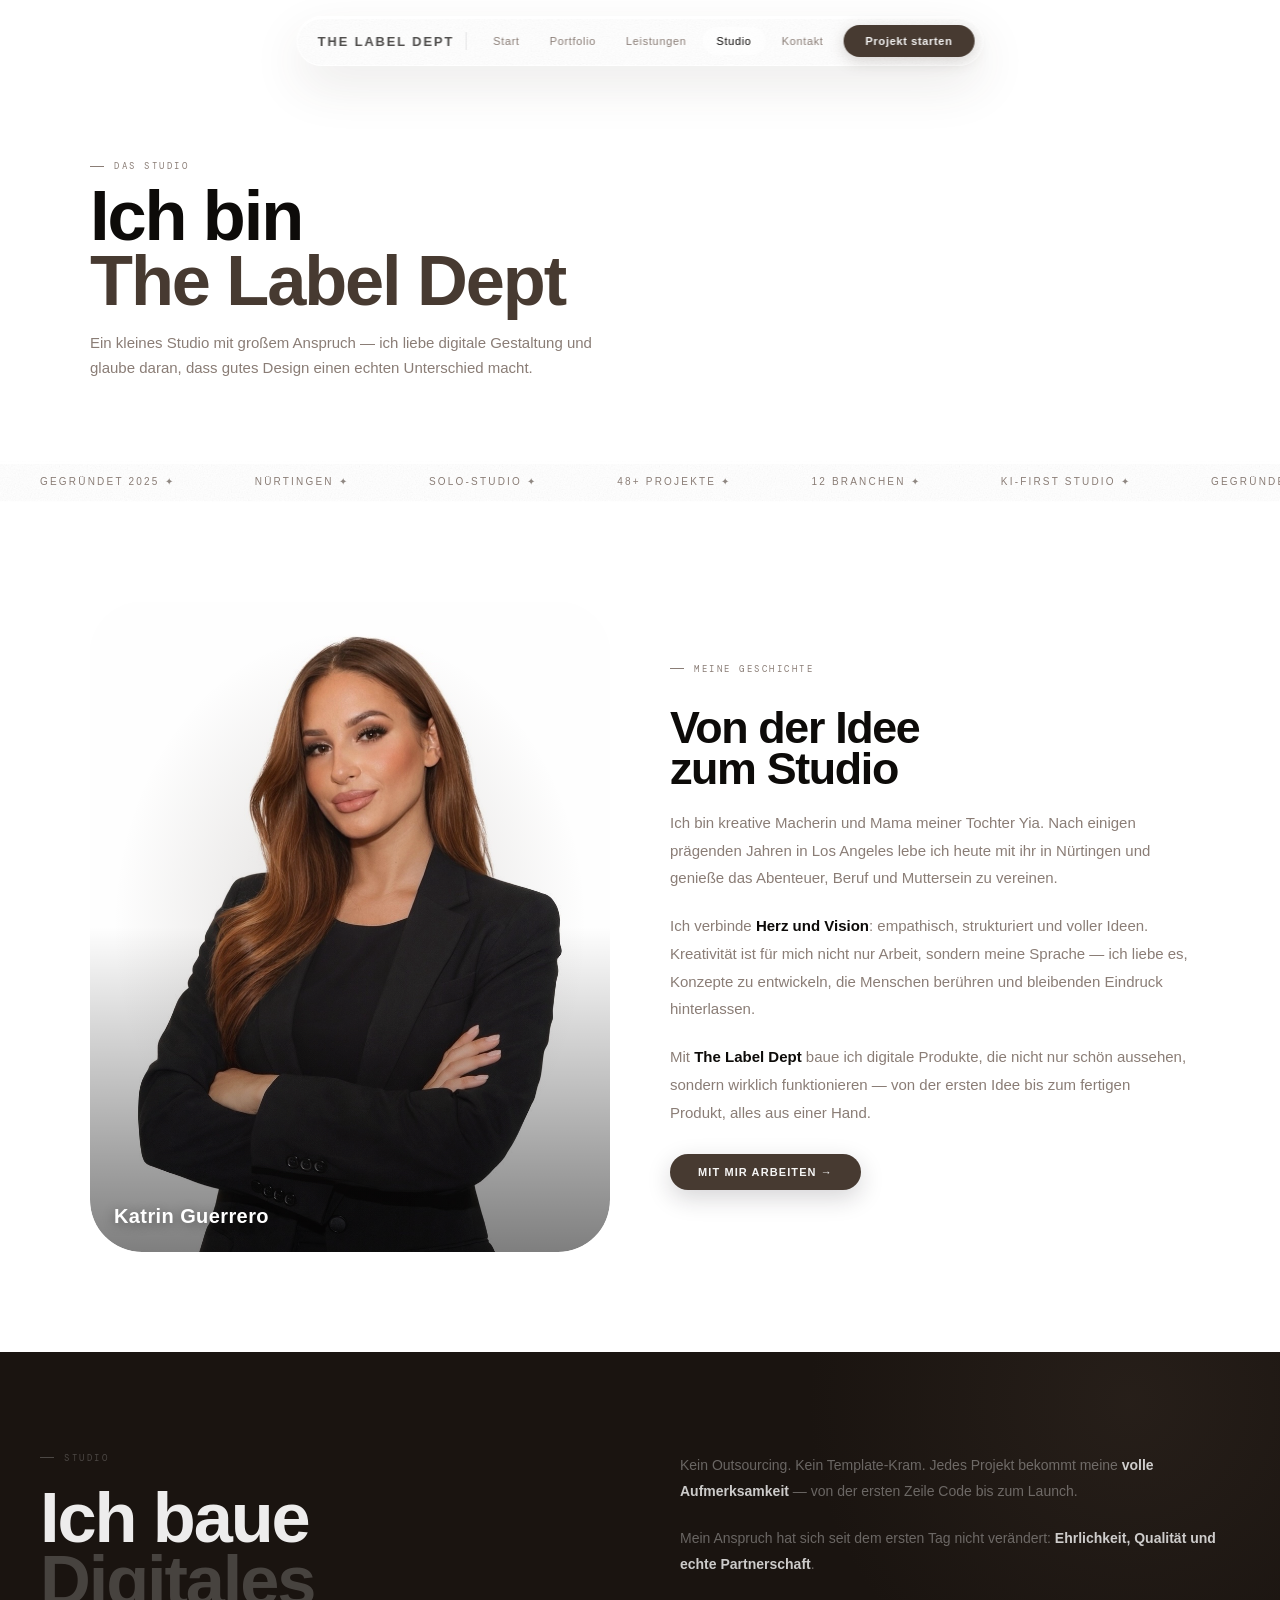
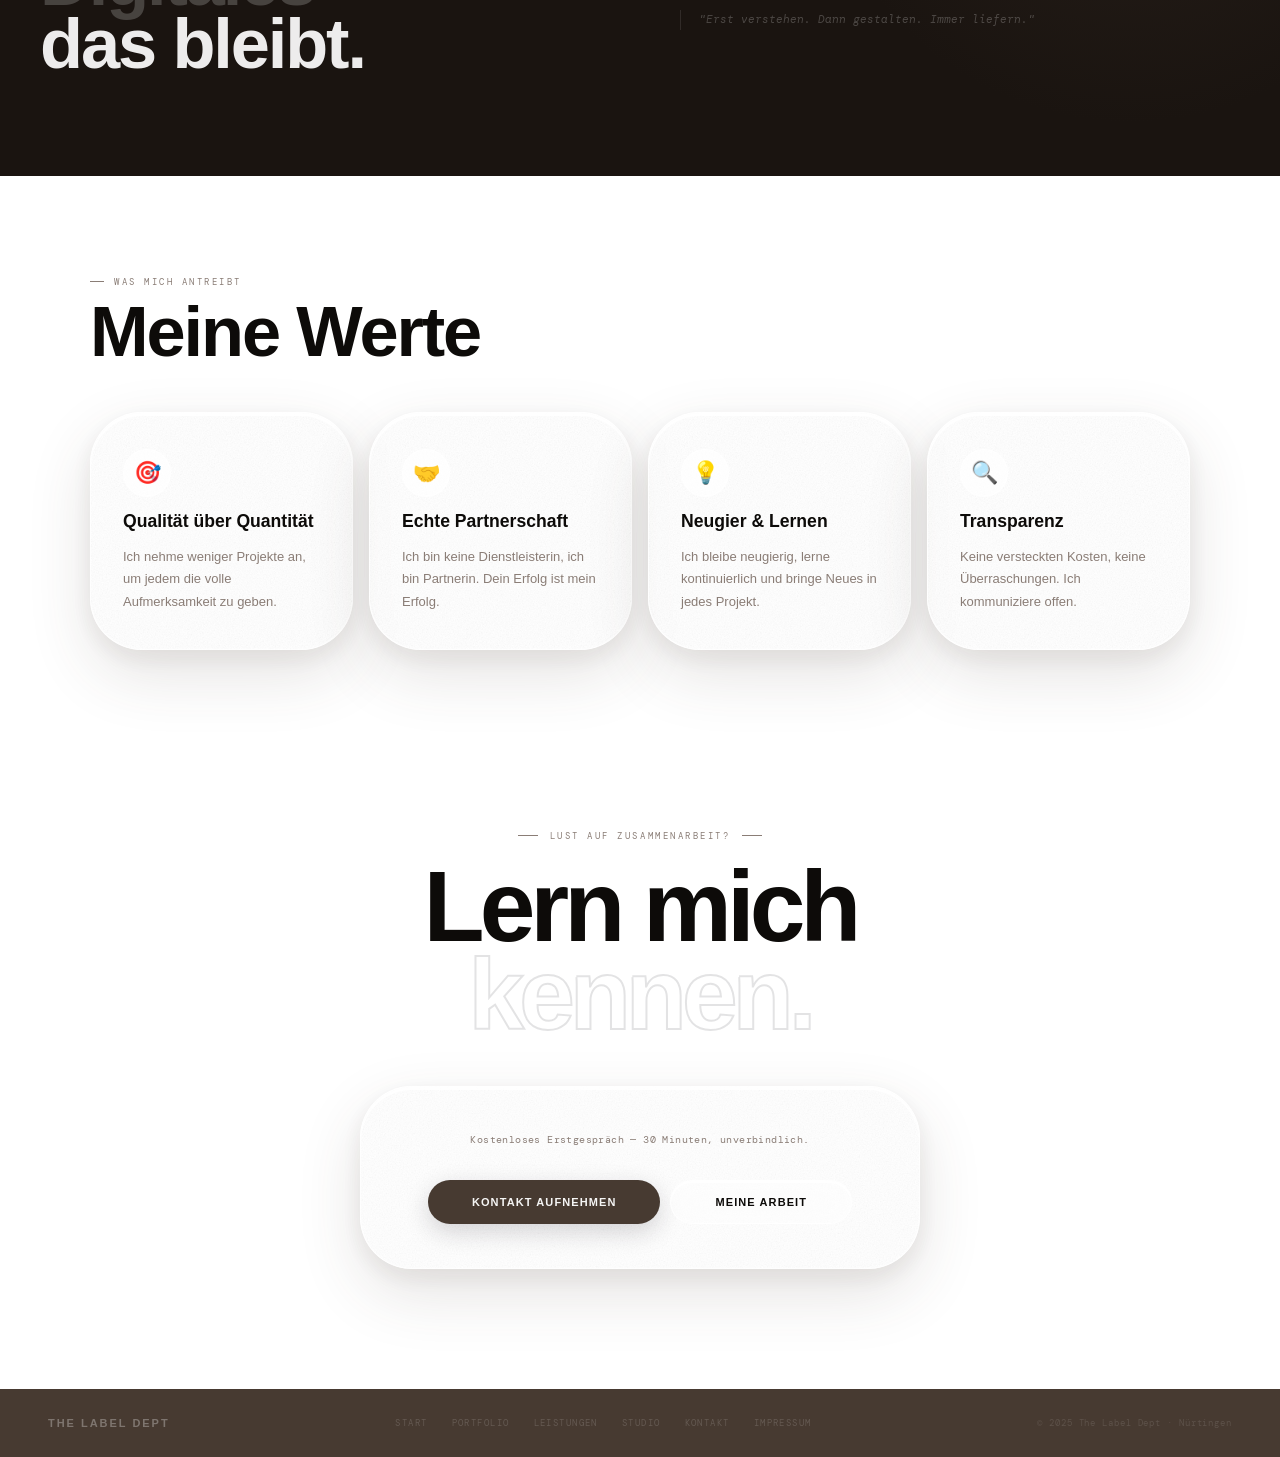
<file: about.html>
<!DOCTYPE html>
<html lang="de">
<head>
<meta charset="UTF-8">
<meta name="viewport" content="width=device-width, initial-scale=1.0">
<title>Studio — The Label Dept</title>
<meta name="description" content="Wer ich bin, wie ich arbeite und warum ich tue, was ich tue. Das Studio hinter The Label Dept in Nürtingen.">
<link rel="preconnect" href="https://fonts.googleapis.com">
<link href="https://fonts.googleapis.com/css2?family=Clash+Display:wght@400;500;600;700&family=Cabinet+Grotesk:wght@400;500;700;800&family=DM+Mono:wght@300;400&display=swap" rel="stylesheet">
<link rel="stylesheet" href="css/styles.css">
<style>
/* ── Story ── */
.story-grid { display: grid; grid-template-columns: 1fr 1fr; gap: 60px; align-items: center; }
.story-visual {
  border-radius: var(--r-xl); aspect-ratio: 4/5;
  display: flex; align-items: center; justify-content: center;
  font-family: 'Clash Display', sans-serif; font-size: 8rem; font-weight: 700;
  color: rgba(28,24,36,0.07); position: relative; overflow: hidden;
}
.story-visual::before {
  content: '';
  position: absolute; top: 0; left: 10%; right: 10%; height: 1px;
  background: linear-gradient(to right, transparent, rgba(255,255,255,0.9), transparent);
}
.story-visual::after {
  content: '';
  position: absolute; inset: 0;
  background: radial-gradient(ellipse 65% 65% at 50% 50%, rgba(71,58,49,0.18), transparent 70%);
}
.story-text { display: flex; flex-direction: column; gap: 20px; }
.story-text p { font-size: 15px; color: var(--mist); line-height: 1.85; }
.story-text strong { color: var(--ink); font-weight: 700; }

/* ── Values ── */
.values-grid { display: grid; grid-template-columns: repeat(auto-fit, minmax(240px, 1fr)); gap: 16px; }
.value-card {
  border-radius: var(--r-xl); padding: 36px 32px;
  display: flex; flex-direction: column; gap: 14px;
  position: relative; overflow: hidden;
}
.value-card::before {
  content: '';
  position: absolute; top: 0; left: 10%; right: 10%; height: 1px;
  background: linear-gradient(to right, transparent, rgba(255,255,255,0.9), transparent);
}
.value-icon {
  width: 48px; height: 48px; border-radius: var(--r-md);
  background: rgba(255,255,255,0.7); border: 1px solid rgba(255,255,255,0.85);
  display: flex; align-items: center; justify-content: center; font-size: 22px;
}
.value-name { font-family: 'Clash Display', sans-serif; font-size: 1.1rem; font-weight: 600; color: var(--ink); }
.value-desc { font-size: 13px; color: var(--mist); line-height: 1.7; }

/* ── Team ── */
.team-grid { display: grid; grid-template-columns: repeat(auto-fill, minmax(260px, 1fr)); gap: 20px; }
.team-card { border-radius: var(--r-xl); overflow: hidden; }
.team-photo {
  aspect-ratio: 1/1; display: flex; align-items: center; justify-content: center;
  font-family: 'Clash Display', sans-serif; font-size: 3.5rem; font-weight: 700;
  color: rgba(28,24,36,0.14);
}
.team-info { padding: 22px 24px 28px; }
.team-name { font-family: 'Clash Display', sans-serif; font-size: 1.1rem; font-weight: 600; color: var(--ink); margin-bottom: 4px; }
.team-role { font-family: 'DM Mono', monospace; font-size: 9px; letter-spacing: 0.14em; text-transform: uppercase; color: var(--accent); margin-bottom: 12px; }
.team-bio { font-size: 13px; color: var(--mist); line-height: 1.65; }

/* ── Timeline ── */
.timeline { position: relative; }
.timeline::before {
  content: '';
  position: absolute; left: 48px; top: 0; bottom: 0; width: 1px;
  background: linear-gradient(to bottom, transparent, rgba(71,58,49,0.5), transparent);
}
.tl-item { display: grid; grid-template-columns: 96px 1fr; gap: 20px; padding: 20px 0; align-items: flex-start; }
.tl-year { font-family: 'DM Mono', monospace; font-size: 9px; letter-spacing: 0.14em; color: var(--accent); text-align: right; padding-top: 18px; padding-right: 14px; }
.tl-content { border-radius: var(--r-lg); padding: 20px 24px; }
.tl-event { font-family: 'Clash Display', sans-serif; font-size: 1rem; font-weight: 600; color: var(--ink); margin-bottom: 6px; }
.tl-desc { font-size: 13px; color: var(--mist); line-height: 1.65; }

/* ── Dark about block ── */
#about-dark {
  position: relative; z-index: 1;
  background: #1a1410; padding: 100px 40px; overflow: hidden;
}
#about-dark::before {
  content: '';
  position: absolute; top: -300px; right: -200px; width: 700px; height: 700px;
  border-radius: 50%;
  background: radial-gradient(circle, rgba(71,58,49,0.28), transparent 65%);
}
.adark-grid { display: grid; grid-template-columns: 1fr 1fr; gap: 80px; position: relative; z-index: 2; }
.adark-h {
  font-family: 'Clash Display', sans-serif;
  font-size: clamp(42px,5.5vw,72px); font-weight: 600;
  letter-spacing: -0.03em; line-height: 0.9;
  color: rgba(255,255,255,0.92);
}
.adark-h em { color: rgba(255,255,255,0.2); font-style: normal; }
.adark-lbl {
  font-family: 'DM Mono', monospace; font-size: 9px;
  letter-spacing: 0.28em; text-transform: uppercase;
  color: rgba(255,255,255,0.22);
  display: flex; align-items: center; gap: 10px; margin-bottom: 22px;
}
.adark-lbl::before { content: ''; width: 14px; height: 1px; background: rgba(255,255,255,0.22); }
.adark-body p { font-size: 14px; line-height: 1.9; color: rgba(255,255,255,0.35); margin-bottom: 20px; }
.adark-body strong { color: rgba(255,255,255,0.78); font-weight: 700; }
.adark-quote {
  margin-top: 32px; border-left: 1px solid rgba(255,255,255,0.1);
  padding-left: 18px; font-family: 'DM Mono', monospace; font-size: 11px;
  font-style: italic; line-height: 1.8; color: rgba(255,255,255,0.22);
}
.adark-stats { display: grid; grid-template-columns: repeat(4,1fr); gap: 10px; margin-top: 60px; position: relative; z-index: 2; }
.astat {
  border-radius: var(--r-lg); padding: 28px 22px;
  background: rgba(255,255,255,0.05);
  border: 1px solid rgba(255,255,255,0.08);
  box-shadow: 0 1px 0 rgba(255,255,255,0.06) inset;
  transition: all 0.3s;
}
.astat:hover { background: rgba(255,255,255,0.09); transform: translateY(-4px); }
.astat-n { font-family: 'Clash Display', sans-serif; font-size: 42px; font-weight: 600; color: rgba(255,255,255,0.88); letter-spacing: -0.04em; line-height: 1; }
.astat-l { font-family: 'DM Mono', monospace; font-size: 8px; letter-spacing: 0.2em; text-transform: uppercase; color: rgba(255,255,255,0.22); margin-top: 6px; }

@media(max-width:860px){

  /* ── Hero ── */
  .page-hero { padding: 120px 20px 48px; }

  /* ── Story: photo full-width portrait, text below ── */
  .story-grid { grid-template-columns: 1fr; gap: 0; }
  .story-visual {
    aspect-ratio: unset; height: 72vw; max-height: 360px; min-height: 240px;
    border-radius: var(--r-xl) var(--r-xl) 0 0;
  }
  .story-text {
    background: rgba(255,255,255,0.55);
    backdrop-filter: blur(24px);
    border: 1px solid rgba(255,255,255,0.82);
    border-top: none;
    border-radius: 0 0 var(--r-xl) var(--r-xl);
    padding: 28px 24px 32px;
    gap: 14px;
  }
  .story-text p { font-size: 14px; }

  /* ── Dark block ── */
  #about-dark { padding: 64px 20px; }
  .adark-grid { grid-template-columns: 1fr; gap: 28px; }
  .adark-h { font-size: clamp(36px, 10vw, 56px); }
  .adark-stats { grid-template-columns: repeat(2,1fr); gap: 8px; margin-top: 40px; }
  .astat { padding: 20px 16px; }
  .astat-n { font-size: 32px; }

  /* ── Values: 1 col ── */
  .values-grid { grid-template-columns: 1fr; gap: 10px; }
  .value-card { padding: 28px 24px; flex-direction: row; align-items: flex-start; gap: 16px; }
  .value-icon { flex-shrink: 0; width: 42px; height: 42px; }
  .value-name { font-size: 1rem; margin-bottom: 4px; }

  /* ── CTA section ── */
  section[style*="padding:80px 40px 120px"] {
    padding: 64px 20px 80px !important;
  }
}

@media(max-width:600px){
  .story-visual { height: 78vw; max-height: 300px; }
  .adark-stats { grid-template-columns: repeat(2,1fr); }
  .value-card { padding: 22px 18px; }
}
</style>
</head>
<body>
<div id="bg-mesh"></div>

<nav>
  <span class="nav-logo-text">The Label Dept</span>
  <div class="nav-divider"></div>
  <div class="nav-links">
    <a href="index.html">Start</a>
    <a href="portfolio.html">Portfolio</a>
    <a href="services.html">Leistungen</a>
    <a href="about.html">Studio</a>
    <a href="contact.html">Kontakt</a>
  </div>
  <a href="contact.html" class="nav-cta">Projekt starten</a>
</nav>

<div class="page-hero">
  <div class="page-hero-inner">
    <div class="sec-label r">Das Studio</div>
    <h1 class="sec-h r" style="margin-bottom:16px;">Ich bin<br><span>The Label Dept</span></h1>
    <p style="font-size:15px;color:var(--mist);line-height:1.7;max-width:520px;" class="r">Ein kleines Studio mit großem Anspruch — ich liebe digitale Gestaltung und glaube daran, dass gutes Design einen echten Unterschied macht.</p>
  </div>
</div>

<div class="marquee">
  <div class="marquee-track">
    <span class="mi">Gegründet 2025 <span class="msep">✦</span></span>
    <span class="mi">Nürtingen <span class="msep">✦</span></span>
    <span class="mi">Solo-Studio <span class="msep">✦</span></span>
    <span class="mi">48+ Projekte <span class="msep">✦</span></span>
    <span class="mi">12 Branchen <span class="msep">✦</span></span>
    <span class="mi">KI-First Studio <span class="msep">✦</span></span>
  </div>
</div>

<!-- Story -->
<section class="section">
  <div style="max-width:1100px;margin:0 auto;">
    <div class="story-grid">
      <div class="story-visual rl" style="padding:0;overflow:hidden;background:none;border:none;box-shadow:none;position:relative;display:block;">
        <img src="images/katrin.jpg" alt="Katrin Guerrero" style="position:absolute;inset:0;width:100%;height:100%;object-fit:cover;object-position:50% 15%;display:block;border-radius:var(--r-xl);">
        <div style="position:absolute;bottom:24px;left:24px;z-index:2;">
          <div style="font-family:'Clash Display',sans-serif;font-size:20px;font-weight:600;color:white;letter-spacing:0.02em;text-shadow:0 2px 12px rgba(0,0,0,0.4);">Katrin Guerrero</div>
        </div>
        <div style="position:absolute;inset:0;background:linear-gradient(to top,rgba(0,0,0,0.5) 0%,transparent 50%);border-radius:var(--r-xl);pointer-events:none;"></div>
      </div>
      <div class="story-text rr">
        <div class="sec-label">Meine Geschichte</div>
        <h2 class="sec-h" style="font-size:clamp(28px,3.5vw,48px);">Von der Idee<br>zum Studio</h2>
        <p>Ich bin kreative Macherin und Mama meiner Tochter Yia. Nach einigen prägenden Jahren in Los Angeles lebe ich heute mit ihr in Nürtingen und genieße das Abenteuer, Beruf und Muttersein zu vereinen.</p>
        <p>Ich verbinde <strong>Herz und Vision</strong>: empathisch, strukturiert und voller Ideen. Kreativität ist für mich nicht nur Arbeit, sondern meine Sprache — ich liebe es, Konzepte zu entwickeln, die Menschen berühren und bleibenden Eindruck hinterlassen.</p>
        <p>Mit <strong>The Label Dept</strong> baue ich digitale Produkte, die nicht nur schön aussehen, sondern wirklich funktionieren — von der ersten Idee bis zum fertigen Produkt, alles aus einer Hand.</p>
        <a href="contact.html" class="btn-main" style="align-self:flex-start;margin-top:8px;font-size:11px;padding:12px 28px;">Mit mir arbeiten →</a>
      </div>
    </div>
  </div>
</section>

<!-- Dark About Block -->
<section id="about-dark">
  <div class="adark-grid">
    <div class="rl">
      <div class="adark-lbl">Studio</div>
      <h2 class="adark-h">Ich baue<br><em>Digitales</em><br>das bleibt.</h2>
    </div>
    <div class="rr">
      <div class="adark-body">
        <p>Kein Outsourcing. Kein Template-Kram. Jedes Projekt bekommt meine <strong>volle Aufmerksamkeit</strong> — von der ersten Zeile Code bis zum Launch.</p>
        <p>Mein Anspruch hat sich seit dem ersten Tag nicht verändert: <strong>Ehrlichkeit, Qualität und echte Partnerschaft</strong>.</p>
      </div>
      <div class="adark-quote">"Erst verstehen. Dann gestalten. Immer liefern."</div>
    </div>
  </div>
</section>

<!-- Values -->
<section class="section">
  <div style="max-width:1100px;margin:0 auto;">
    <div class="sec-label r">Was mich antreibt</div>
    <h2 class="sec-h r" style="margin-bottom:48px;">Meine Werte</h2>
    <div class="values-grid">
      <div class="value-card glass r" data-tilt>
        <div class="value-icon">🎯</div>
        <div class="value-name">Qualität über Quantität</div>
        <p class="value-desc">Ich nehme weniger Projekte an, um jedem die volle Aufmerksamkeit zu geben.</p>
      </div>
      <div class="value-card glass r" data-tilt>
        <div class="value-icon">🤝</div>
        <div class="value-name">Echte Partnerschaft</div>
        <p class="value-desc">Ich bin keine Dienstleisterin, ich bin Partnerin. Dein Erfolg ist mein Erfolg.</p>
      </div>
      <div class="value-card glass r" data-tilt>
        <div class="value-icon">💡</div>
        <div class="value-name">Neugier &amp; Lernen</div>
        <p class="value-desc">Ich bleibe neugierig, lerne kontinuierlich und bringe Neues in jedes Projekt.</p>
      </div>
      <div class="value-card glass r" data-tilt>
        <div class="value-icon">🔍</div>
        <div class="value-name">Transparenz</div>
        <p class="value-desc">Keine versteckten Kosten, keine Überraschungen. Ich kommuniziere offen.</p>
      </div>
    </div>
  </div>
</section>



<!-- CTA -->
<section style="padding:80px 40px 120px;text-align:center;position:relative;z-index:1;">
  <div class="cta-lbl" style="font-family:'DM Mono',monospace;font-size:9px;letter-spacing:0.28em;text-transform:uppercase;color:var(--mist);display:flex;align-items:center;justify-content:center;gap:12px;margin-bottom:20px;">
    <span style="display:block;width:20px;height:1px;background:var(--mist);"></span>Lust auf Zusammenarbeit?<span style="display:block;width:20px;height:1px;background:var(--mist);"></span>
  </div>
  <h2 style="font-family:'Clash Display',sans-serif;font-size:clamp(48px,8vw,100px);font-weight:600;letter-spacing:-0.05em;line-height:0.88;color:var(--ink);">
    Lern mich<br><span style="-webkit-text-stroke:2px rgba(28,24,36,0.12);color:transparent;">kennen.</span>
  </h2>
  <div class="glass r" style="max-width:560px;margin:48px auto 0;border-radius:var(--r-xl);padding:44px;position:relative;overflow:hidden;">
    <p style="font-family:'DM Mono',monospace;font-size:10px;color:var(--mist);line-height:1.75;margin-bottom:32px;letter-spacing:0.04em;">Kostenloses Erstgespräch — 30 Minuten, unverbindlich.</p>
    <div style="display:flex;gap:10px;justify-content:center;flex-wrap:wrap;">
      <a href="contact.html" class="btn-main">Kontakt aufnehmen</a>
      <a href="portfolio.html" class="btn-ghost">Meine Arbeit</a>
    </div>
  </div>
</section>

<footer>
  <span class="f-logo-text">The Label Dept</span>
  <div class="f-links">
    <a href="index.html">Start</a>
    <a href="portfolio.html">Portfolio</a>
    <a href="services.html">Leistungen</a>
    <a href="about.html">Studio</a>
    <a href="contact.html">Kontakt</a>
    <a href="impressum.html">Impressum</a>
  </div>
  <span class="f-copy">© 2025 The Label Dept · Nürtingen</span>
</footer>

<script src="js/main.js"></script>
</body>
</html>
</file>
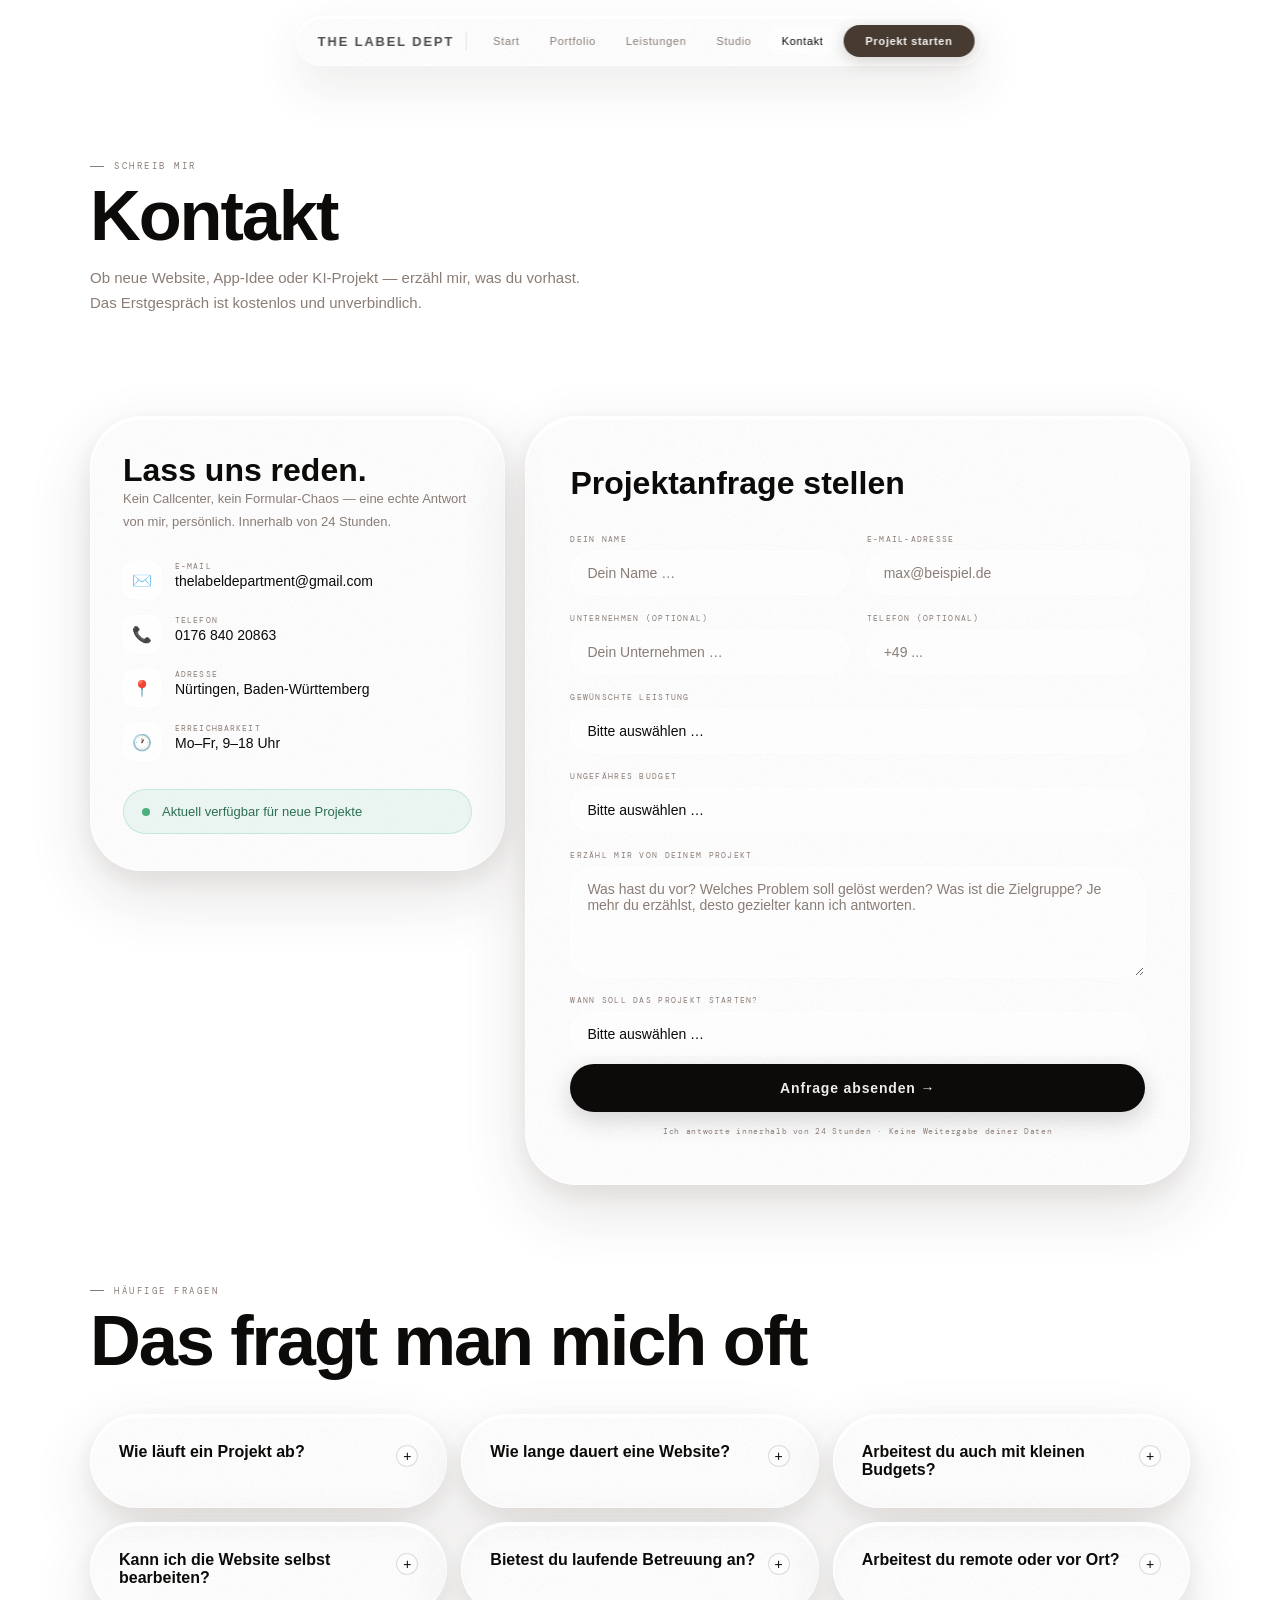
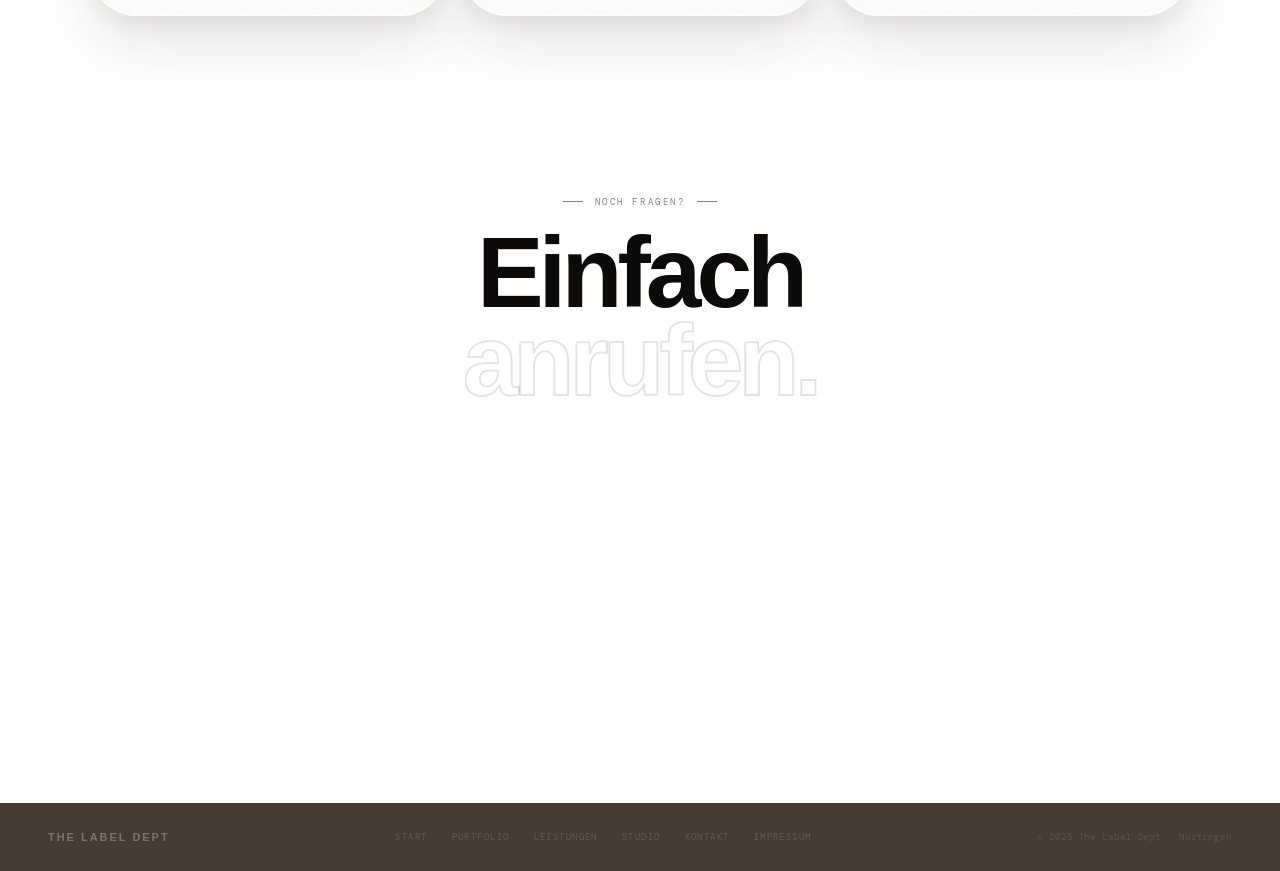
<file: contact.html>
<!DOCTYPE html>
<html lang="de">
<head>
<meta charset="UTF-8">
<meta name="viewport" content="width=device-width, initial-scale=1.0">
<title>Kontakt — The Label Dept</title>
<meta name="description" content="Projekt anfragen oder einfach Hallo sagen — ich freue mich auf deine Nachricht. Antwort innerhalb von 24h.">
<link rel="preconnect" href="https://fonts.googleapis.com">
<link href="https://fonts.googleapis.com/css2?family=Clash+Display:wght@400;500;600;700&family=Cabinet+Grotesk:wght@400;500;700;800&family=DM+Mono:wght@300;400&display=swap" rel="stylesheet">
<link rel="stylesheet" href="css/styles.css">
<style>
body { background: #ffffff; }

/* ── Layout ── */
.contact-grid { display: grid; grid-template-columns: 1fr 1.6fr; gap: 20px; align-items: start; }

/* ── Info card ── */
.contact-info-card {
  border-radius: var(--r-xl); padding: 36px 32px;
  display: flex; flex-direction: column; gap: 28px;
  position: sticky; top: 100px;
}
.contact-title { font-family: 'Clash Display', sans-serif; font-size: clamp(22px,2.5vw,32px); font-weight: 600; color: var(--ink); line-height: 1.1; }
.contact-subtitle { font-size: 13px; color: var(--mist); line-height: 1.75; }

.contact-details { display: flex; flex-direction: column; gap: 16px; }
.contact-row { display: flex; align-items: flex-start; gap: 14px; }
.contact-icon {
  width: 38px; height: 38px; border-radius: 11px; flex-shrink: 0;
  background: rgba(255,255,255,0.72); border: 1px solid rgba(255,255,255,0.88);
  display: flex; align-items: center; justify-content: center; font-size: 16px;
}
.contact-row-label { font-family: 'DM Mono', monospace; font-size: 8px; letter-spacing: 0.14em; text-transform: uppercase; color: var(--mist); margin-bottom: 2px; }
.contact-row-val { font-size: 14px; color: var(--ink); font-weight: 500; }
.contact-row-val a { color: inherit; transition: color 0.2s; }
.contact-row-val a:hover { color: var(--accent); }

.avail-badge {
  border-radius: var(--r-md); padding: 14px 18px;
  background: rgba(221,240,234,0.55); border: 1px solid rgba(150,210,190,0.45);
  display: flex; align-items: center; gap: 12px;
}
.avail-dot { width: 8px; height: 8px; border-radius: 50%; background: #4caf7d; flex-shrink: 0; animation: scPulse 2.4s ease-in-out infinite; }
.avail-text { font-size: 13px; color: #2d6e52; font-weight: 500; }

/* ── Form card ── */
.form-card { border-radius: var(--r-xl); padding: 48px 44px; position: relative; overflow: hidden; }
.form-card::before {
  content: '';
  position: absolute; top: 0; left: 8%; right: 8%; height: 1px;
  background: linear-gradient(to right, transparent, rgba(255,255,255,0.95), transparent);
}
.form-card::after {
  content: '';
  position: absolute; top: -140px; right: -90px; width: 300px; height: 300px;
  border-radius: 50%;
  background: radial-gradient(circle, rgba(255,255,255,0.18), transparent 65%);
  pointer-events: none;
}
.form-title { font-family: 'Clash Display', sans-serif; font-size: clamp(22px,2.5vw,32px); font-weight: 600; color: var(--ink); margin-bottom: 32px; position: relative; z-index: 1; }
.form-grid { display: grid; grid-template-columns: 1fr 1fr; gap: 18px; position: relative; z-index: 1; }
.form-full { grid-column: 1 / -1; }
.form-group { display: flex; flex-direction: column; gap: 7px; }
.form-group label { font-family: 'DM Mono', monospace; font-size: 8px; letter-spacing: 0.16em; text-transform: uppercase; color: var(--mist); }
.form-group input,
.form-group select,
.form-group textarea {
  font-family: 'Cabinet Grotesk', sans-serif; font-size: 14px; color: var(--ink);
  background: rgba(255,255,255,0.62); border: 1px solid rgba(255,255,255,0.82);
  border-radius: var(--r-md); padding: 13px 16px; outline: none;
  transition: border-color 0.2s, box-shadow 0.2s; width: 100%;
  backdrop-filter: blur(12px); -webkit-backdrop-filter: blur(12px);
}
.form-group input::placeholder,
.form-group textarea::placeholder { color: var(--mist); }
.form-group input:focus,
.form-group select:focus,
.form-group textarea:focus {
  border-color: var(--accent);
  box-shadow: 0 0 0 3px rgba(71,58,49,0.18);
}
.form-group select { appearance: none; cursor: pointer; }
.form-group textarea { resize: vertical; min-height: 110px; }

.form-submit {
  width: 100%; padding: 16px 32px; border-radius: var(--r-full);
  background: var(--ink); color: rgba(255,255,255,0.92);
  font-family: 'Cabinet Grotesk', sans-serif; font-size: 14px; font-weight: 700;
  letter-spacing: 0.06em; border: none; cursor: pointer;
  transition: all 0.3s; box-shadow: 0 8px 24px rgba(28,24,36,0.18);
  position: relative; z-index: 1; margin-top: 8px;
}
.form-submit:hover { background: var(--ink2); transform: translateY(-2px); }
.form-submit:disabled { opacity: 0.6; transform: none; cursor: default; }
.form-note { font-family: 'DM Mono', monospace; font-size: 8px; letter-spacing: 0.08em; color: var(--mist); text-align: center; margin-top: 14px; position: relative; z-index: 1; }

/* ── FAQ ── */
.faq-grid { display: grid; grid-template-columns: repeat(auto-fill, minmax(280px, 1fr)); gap: 14px; }
.faq-item { border-radius: var(--r-xl); padding: 28px 28px; }
.faq-q { font-family: 'Clash Display', sans-serif; font-size: 1rem; font-weight: 600; color: var(--ink); }
.faq-a { font-size: 13px; color: var(--mist); line-height: 1.7; }

/* ── FAQ Accordion ── */
.faq-header {
  display: flex; justify-content: space-between; align-items: flex-start;
  gap: 12px; cursor: pointer; user-select: none;
}
.faq-header .faq-q { flex: 1; margin-bottom: 0; }
.faq-plus {
  width: 22px; height: 22px; border-radius: 50%; flex-shrink: 0;
  border: 1px solid rgba(28,24,36,0.14);
  background: rgba(255,255,255,0.5);
  display: flex; align-items: center; justify-content: center;
  font-size: 14px; line-height: 1; font-weight: 400;
  transition: background 0.3s, transform 0.3s, color 0.3s;
  margin-top: 2px;
}
.faq-acc.open .faq-plus {
  background: var(--ink); color: #fff; transform: rotate(45deg);
}
.faq-body {
  overflow: hidden; max-height: 0;
  transition: max-height 0.4s cubic-bezier(0.4,0,0.2,1);
}
.faq-body p { padding-top: 12px; margin: 0; }

@media(max-width:860px){
  /* ── Page hero ── */
  .page-hero { padding: 120px 20px 40px; }

  /* ── Contact layout: stack ── */
  .contact-grid { grid-template-columns: 1fr; gap: 12px; }
  .contact-info-card { position: static; padding: 24px 20px; gap: 18px; border-radius: var(--r-lg); }
  .contact-title { font-size: 1.1rem; }
  .contact-subtitle { font-size: 12px; }
  .contact-details { gap: 10px; }
  .contact-row { gap: 10px; }
  .contact-icon { width: 32px; height: 32px; font-size: 13px; }
  .contact-row-val { font-size: 13px; }
  .avail-badge { padding: 10px 14px; }
  .avail-text { font-size: 12px; }

  /* ── Form ── */
  .form-card { padding: 28px 20px; border-radius: var(--r-lg); }
  .form-title { font-size: 1.2rem; margin-bottom: 20px; }
  .form-grid { grid-template-columns: 1fr 1fr; gap: 10px; }
  .form-full { grid-column: 1 / -1; }
  .form-group input,
  .form-group select,
  .form-group textarea { padding: 11px 14px; font-size: 13px; }
  .form-group textarea { min-height: 90px; }

  /* ── FAQ: 2-col compact grid ── */
  .faq-grid { grid-template-columns: 1fr 1fr; gap: 10px; }
  .faq-item { padding: 18px 16px; border-radius: var(--r-lg); }
  .faq-q { font-size: 0.82rem; margin-bottom: 6px; line-height: 1.3; }
  .faq-a { font-size: 11px; line-height: 1.6; }

  /* ── CTA bottom ── */
  section[style*="padding:80px 40px"] { padding: 60px 20px 80px !important; }
}

@media(max-width:600px){
  .form-grid { grid-template-columns: 1fr; }
  .faq-grid { grid-template-columns: 1fr 1fr; gap: 8px; }
  .faq-item { padding: 14px 12px; }
  .faq-q { font-size: 0.78rem; }
  .faq-a { font-size: 10.5px; }
}
</style>
</head>
<body>
<div id="bg-mesh"></div>

<nav>
  <span class="nav-logo-text">The Label Dept</span>
  <div class="nav-divider"></div>
  <div class="nav-links">
    <a href="index.html">Start</a>
    <a href="portfolio.html">Portfolio</a>
    <a href="services.html">Leistungen</a>
    <a href="about.html">Studio</a>
    <a href="contact.html">Kontakt</a>
  </div>
  <a href="contact.html" class="nav-cta">Projekt starten</a>
</nav>

<div class="page-hero">
  <div class="page-hero-inner">
    <div class="sec-label r">Schreib mir</div>
    <h1 class="sec-h r" style="margin-bottom:16px;">Kontakt</h1>
    <p style="font-size:15px;color:var(--mist);line-height:1.7;max-width:520px;" class="r">Ob neue Website, App-Idee oder KI-Projekt — erzähl mir, was du vorhast. Das Erstgespräch ist kostenlos und unverbindlich.</p>
  </div>
</div>

<section class="section" style="padding-top:20px;">
  <div style="max-width:1100px;margin:0 auto;">
    <div class="contact-grid">

      <!-- Info -->
      <div>
        <div class="contact-info-card glass r">
          <div>
            <div class="contact-title">Lass uns reden.</div>
            <p class="contact-subtitle">Kein Callcenter, kein Formular-Chaos — eine echte Antwort von mir, persönlich. Innerhalb von 24 Stunden.</p>
          </div>
          <div class="contact-details">
            <div class="contact-row">
              <div class="contact-icon">✉️</div>
              <div>
                <div class="contact-row-label">E-Mail</div>
                <div class="contact-row-val"><a href="mailto:thelabeldepartment@gmail.com">thelabeldepartment@gmail.com</a></div>
              </div>
            </div>
            <div class="contact-row">
              <div class="contact-icon">📞</div>
              <div>
                <div class="contact-row-label">Telefon</div>
                <div class="contact-row-val"><a href="tel:+4917684020863">0176 840 20863</a></div>
              </div>
            </div>
            <div class="contact-row">
              <div class="contact-icon">📍</div>
              <div>
                <div class="contact-row-label">Adresse</div>
                <div class="contact-row-val">Nürtingen, Baden-Württemberg</div>
              </div>
            </div>
            <div class="contact-row">
              <div class="contact-icon">🕐</div>
              <div>
                <div class="contact-row-label">Erreichbarkeit</div>
                <div class="contact-row-val">Mo–Fr, 9–18 Uhr</div>
              </div>
            </div>
          </div>
          <div class="avail-badge">
            <div class="avail-dot"></div>
            <span class="avail-text">Aktuell verfügbar für neue Projekte</span>
          </div>
        </div>
      </div>

      <!-- Formular -->
      <div class="form-card glass r">
        <div class="form-title">Projektanfrage stellen</div>
        <form id="contact-form" novalidate>
          <div class="form-grid">
            <div class="form-group">
              <label for="name">Dein Name</label>
              <input type="text" id="name" name="name" placeholder="Dein Name …" required>
            </div>
            <div class="form-group">
              <label for="email">E-Mail-Adresse</label>
              <input type="email" id="email" name="email" placeholder="max@beispiel.de" required>
            </div>
            <div class="form-group">
              <label for="company">Unternehmen (optional)</label>
              <input type="text" id="company" name="company" placeholder="Dein Unternehmen …">
            </div>
            <div class="form-group">
              <label for="phone">Telefon (optional)</label>
              <input type="tel" id="phone" name="phone" placeholder="+49 ...">
            </div>
            <div class="form-group form-full">
              <label for="service">Gewünschte Leistung</label>
              <select id="service" name="service">
                <option value="" disabled selected>Bitte auswählen …</option>
                <option>Webdesign &amp; Development</option>
                <option>App-Entwicklung</option>
                <option>KI &amp; Automatisierung</option>
                <option>E-Commerce</option>
                <option>Markenstrategie / Analyse</option>
                <option>Anderes / Ich bin unsicher</option>
              </select>
            </div>
            <div class="form-group form-full">
              <label for="budget">Ungefähres Budget</label>
              <select id="budget" name="budget">
                <option value="" disabled selected>Bitte auswählen …</option>
                <option>Unter 2.000 €</option>
                <option>2.000 – 5.000 €</option>
                <option>5.000 – 15.000 €</option>
                <option>Über 15.000 €</option>
                <option>Noch offen</option>
              </select>
            </div>
            <div class="form-group form-full">
              <label for="message">Erzähl mir von deinem Projekt</label>
              <textarea id="message" name="message" rows="5" placeholder="Was hast du vor? Welches Problem soll gelöst werden? Was ist die Zielgruppe? Je mehr du erzählst, desto gezielter kann ich antworten." required></textarea>
            </div>
            <div class="form-group form-full">
              <label for="timeline">Wann soll das Projekt starten?</label>
              <select id="timeline" name="timeline">
                <option value="" disabled selected>Bitte auswählen …</option>
                <option>So bald wie möglich</option>
                <option>Innerhalb eines Monats</option>
                <option>In den nächsten 3 Monaten</option>
                <option>Später / Noch offen</option>
              </select>
            </div>
          </div>
          <button type="submit" class="form-submit">Anfrage absenden →</button>
          <p class="form-note">Ich antworte innerhalb von 24 Stunden · Keine Weitergabe deiner Daten</p>
        </form>
      </div>

    </div>
  </div>
</section>

<!-- FAQ -->
<section class="section" style="padding-top:0;">
  <div style="max-width:1100px;margin:0 auto;">
    <div class="sec-label r">Häufige Fragen</div>
    <h2 class="sec-h r" style="margin-bottom:40px;">Das fragt man mich oft</h2>
    <div class="faq-grid">
      <div class="faq-item glass r faq-acc" data-tilt>
        <div class="faq-header"><div class="faq-q">Wie läuft ein Projekt ab?</div><span class="faq-plus">+</span></div>
        <div class="faq-body"><p class="faq-a">Erst ein kurzes Kennenlerngespräch, dann Konzept &amp; Design, dann Entwicklung — mit dir im Loop. Du siehst alles, bevor es live geht.</p></div>
      </div>
      <div class="faq-item glass r faq-acc" data-tilt>
        <div class="faq-header"><div class="faq-q">Wie lange dauert eine Website?</div><span class="faq-plus">+</span></div>
        <div class="faq-body"><p class="faq-a">Eine Standard-Website ist in 3–5 Wochen fertig. Komplexere Projekte plane ich gemeinsam mit dir und einem realistischen Zeitplan.</p></div>
      </div>
      <div class="faq-item glass r faq-acc" data-tilt>
        <div class="faq-header"><div class="faq-q">Arbeitest du auch mit kleinen Budgets?</div><span class="faq-plus">+</span></div>
        <div class="faq-body"><p class="faq-a">Ja — mein Starter-Paket beginnt bei 1.800 €. Wenn dein Budget kleiner ist, spreche ich ehrlich darüber, was möglich ist.</p></div>
      </div>
      <div class="faq-item glass r faq-acc" data-tilt>
        <div class="faq-header"><div class="faq-q">Kann ich die Website selbst bearbeiten?</div><span class="faq-plus">+</span></div>
        <div class="faq-body"><p class="faq-a">Ja. Ich programmiere ein individuelles Backend mit Bearbeitungsfunktionen — maßgeschneidert für deine Bedürfnisse.</p></div>
      </div>
      <div class="faq-item glass r faq-acc" data-tilt>
        <div class="faq-header"><div class="faq-q">Bietest du laufende Betreuung an?</div><span class="faq-plus">+</span></div>
        <div class="faq-body"><p class="faq-a">Absolut. Viele meiner Kunden betreue ich langfristig — Updates, neue Features, SEO-Optimierung, Content-Pflege.</p></div>
      </div>
      <div class="faq-item glass r faq-acc" data-tilt>
        <div class="faq-header"><div class="faq-q">Arbeitest du remote oder vor Ort?</div><span class="faq-plus">+</span></div>
        <div class="faq-body"><p class="faq-a">Hauptsächlich remote. Für Projekte in der Region Stuttgart / Nürtingen treffe ich mich gerne auch persönlich.</p></div>
      </div>
    </div>
  </div>
</section>

<!-- CTA -->
<section style="padding:80px 40px 120px;text-align:center;position:relative;z-index:1;">
  <div class="cta-lbl" style="font-family:'DM Mono',monospace;font-size:9px;letter-spacing:0.28em;text-transform:uppercase;color:var(--mist);display:flex;align-items:center;justify-content:center;gap:12px;margin-bottom:20px;">
    <span style="display:block;width:20px;height:1px;background:var(--mist);"></span>Noch Fragen?<span style="display:block;width:20px;height:1px;background:var(--mist);"></span>
  </div>
  <h2 style="font-family:'Clash Display',sans-serif;font-size:clamp(48px,8vw,100px);font-weight:600;letter-spacing:-0.05em;line-height:0.88;color:var(--ink);">
    Einfach<br><span style="-webkit-text-stroke:2px rgba(28,24,36,0.12);color:transparent;">anrufen.</span>
  </h2>
  <div class="glass r" style="max-width:480px;margin:48px auto 0;border-radius:var(--r-xl);padding:44px;position:relative;overflow:hidden;text-align:center;">
    <p style="font-family:'DM Mono',monospace;font-size:10px;color:var(--mist);line-height:1.75;margin-bottom:28px;letter-spacing:0.04em;">Oder schreib eine kurze Nachricht — ich bin unkompliziert.</p>
    <div style="display:flex;gap:10px;justify-content:center;flex-wrap:wrap;">
      <a href="mailto:thelabeldepartment@gmail.com" class="btn-main">E-Mail schreiben</a>
      <a href="portfolio.html" class="btn-ghost">Portfolio ansehen</a>
    </div>
  </div>
</section>

<footer>
  <span class="f-logo-text">The Label Dept</span>
  <div class="f-links">
    <a href="index.html">Start</a>
    <a href="portfolio.html">Portfolio</a>
    <a href="services.html">Leistungen</a>
    <a href="about.html">Studio</a>
    <a href="contact.html">Kontakt</a>
    <a href="impressum.html">Impressum</a>
  </div>
  <span class="f-copy">© 2025 The Label Dept · Nürtingen</span>
</footer>

<script src="js/main.js"></script>
<script>
document.addEventListener('DOMContentLoaded', () => {
  document.querySelectorAll('.faq-acc').forEach(item => {
    const header = item.querySelector('.faq-header');
    const body   = item.querySelector('.faq-body');
    if (!header || !body) return;
    body.style.overflow   = 'hidden';
    body.style.maxHeight  = '0';
    body.style.transition = 'max-height 0.4s cubic-bezier(0.4,0,0.2,1)';
    header.addEventListener('click', () => {
      const isOpen = item.classList.contains('open');
      document.querySelectorAll('.faq-acc.open').forEach(o => {
        o.classList.remove('open');
        o.querySelector('.faq-body').style.maxHeight = '0';
      });
      if (!isOpen) {
        item.classList.add('open');
        body.style.maxHeight = body.scrollHeight + 'px';
      }
    });
  });
});
</script>
</body>
</html>
</file>
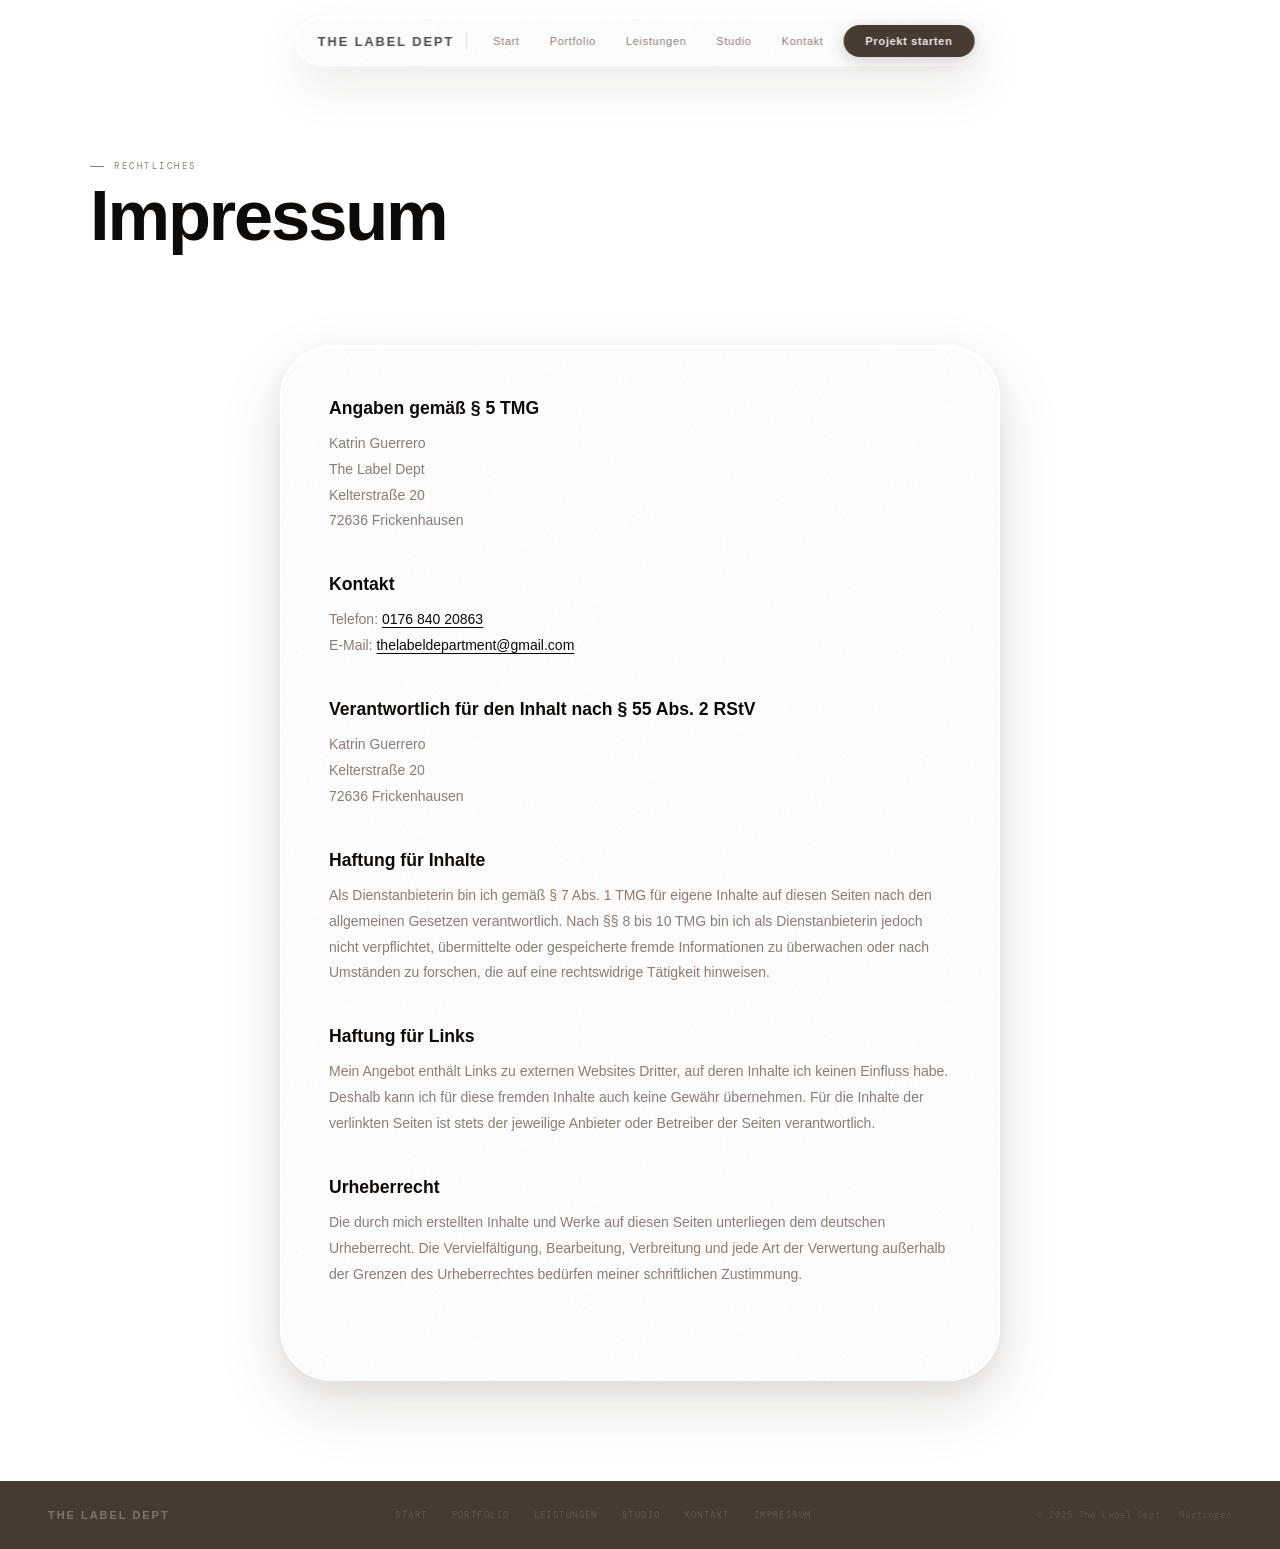
<file: impressum.html>
<!DOCTYPE html>
<html lang="de">
<head>
<meta charset="UTF-8">
<meta name="viewport" content="width=device-width, initial-scale=1.0">
<title>Impressum — The Label Dept</title>
<meta name="robots" content="noindex">
<link rel="preconnect" href="https://fonts.googleapis.com">
<link href="https://fonts.googleapis.com/css2?family=Clash+Display:wght@400;500;600;700&family=Cabinet+Grotesk:wght@400;500;700;800&family=DM+Mono:wght@300;400&display=swap" rel="stylesheet">
<link rel="stylesheet" href="css/styles.css">
<style>
.imp-block { margin-bottom: 40px; }
.imp-block h2 {
  font-family: 'Clash Display', sans-serif;
  font-size: 1.1rem; font-weight: 600; color: var(--ink);
  margin-bottom: 12px;
}
.imp-block p, .imp-block a {
  font-size: 14px; color: var(--mist); line-height: 1.85;
}
.imp-block a { color: var(--ink); text-decoration: underline; text-underline-offset: 3px; }
.imp-block a:hover { color: var(--accent); }
.imp-card {
  max-width: 720px; margin: 0 auto;
  border-radius: var(--r-xl); padding: 52px 48px;
}
@media(max-width:600px){ .imp-card { padding: 32px 24px; } }
</style>
</head>
<body>
<div id="bg-mesh"></div>

<nav>
  <span class="nav-logo-text">The Label Dept</span>
  <div class="nav-divider"></div>
  <div class="nav-links">
    <a href="index.html">Start</a>
    <a href="portfolio.html">Portfolio</a>
    <a href="services.html">Leistungen</a>
    <a href="about.html">Studio</a>
    <a href="contact.html">Kontakt</a>
  </div>
  <a href="contact.html" class="nav-cta">Projekt starten</a>
</nav>

<div class="page-hero">
  <div class="page-hero-inner">
    <div class="sec-label r">Rechtliches</div>
    <h1 class="sec-h r" style="margin-bottom:16px;">Impressum</h1>
  </div>
</div>

<section class="section" style="padding-top:0;">
  <div class="imp-card glass r">

    <div class="imp-block">
      <h2>Angaben gemäß § 5 TMG</h2>
      <p>
        Katrin Guerrero<br>
        The Label Dept<br>
        Kelterstraße 20<br>
        72636 Frickenhausen
      </p>
    </div>

    <div class="imp-block">
      <h2>Kontakt</h2>
      <p>
        Telefon: <a href="tel:+4917684020863">0176 840 20863</a><br>
        E-Mail: <a href="mailto:thelabeldepartment@gmail.com">thelabeldepartment@gmail.com</a>
      </p>
    </div>

    <div class="imp-block">
      <h2>Verantwortlich für den Inhalt nach § 55 Abs. 2 RStV</h2>
      <p>
        Katrin Guerrero<br>
        Kelterstraße 20<br>
        72636 Frickenhausen
      </p>
    </div>

    <div class="imp-block">
      <h2>Haftung für Inhalte</h2>
      <p>Als Dienstanbieterin bin ich gemäß § 7 Abs. 1 TMG für eigene Inhalte auf diesen Seiten nach den allgemeinen Gesetzen verantwortlich. Nach §§ 8 bis 10 TMG bin ich als Dienstanbieterin jedoch nicht verpflichtet, übermittelte oder gespeicherte fremde Informationen zu überwachen oder nach Umständen zu forschen, die auf eine rechtswidrige Tätigkeit hinweisen.</p>
    </div>

    <div class="imp-block">
      <h2>Haftung für Links</h2>
      <p>Mein Angebot enthält Links zu externen Websites Dritter, auf deren Inhalte ich keinen Einfluss habe. Deshalb kann ich für diese fremden Inhalte auch keine Gewähr übernehmen. Für die Inhalte der verlinkten Seiten ist stets der jeweilige Anbieter oder Betreiber der Seiten verantwortlich.</p>
    </div>

    <div class="imp-block">
      <h2>Urheberrecht</h2>
      <p>Die durch mich erstellten Inhalte und Werke auf diesen Seiten unterliegen dem deutschen Urheberrecht. Die Vervielfältigung, Bearbeitung, Verbreitung und jede Art der Verwertung außerhalb der Grenzen des Urheberrechtes bedürfen meiner schriftlichen Zustimmung.</p>
    </div>

  </div>
</section>

<footer>
  <span class="f-logo-text">The Label Dept</span>
  <div class="f-links">
    <a href="index.html">Start</a>
    <a href="portfolio.html">Portfolio</a>
    <a href="services.html">Leistungen</a>
    <a href="about.html">Studio</a>
    <a href="contact.html">Kontakt</a>
    <a href="impressum.html">Impressum</a>
  </div>
  <span class="f-copy">© 2025 The Label Dept · Nürtingen</span>
</footer>

<script src="js/main.js"></script>
</body>
</html>
</file>
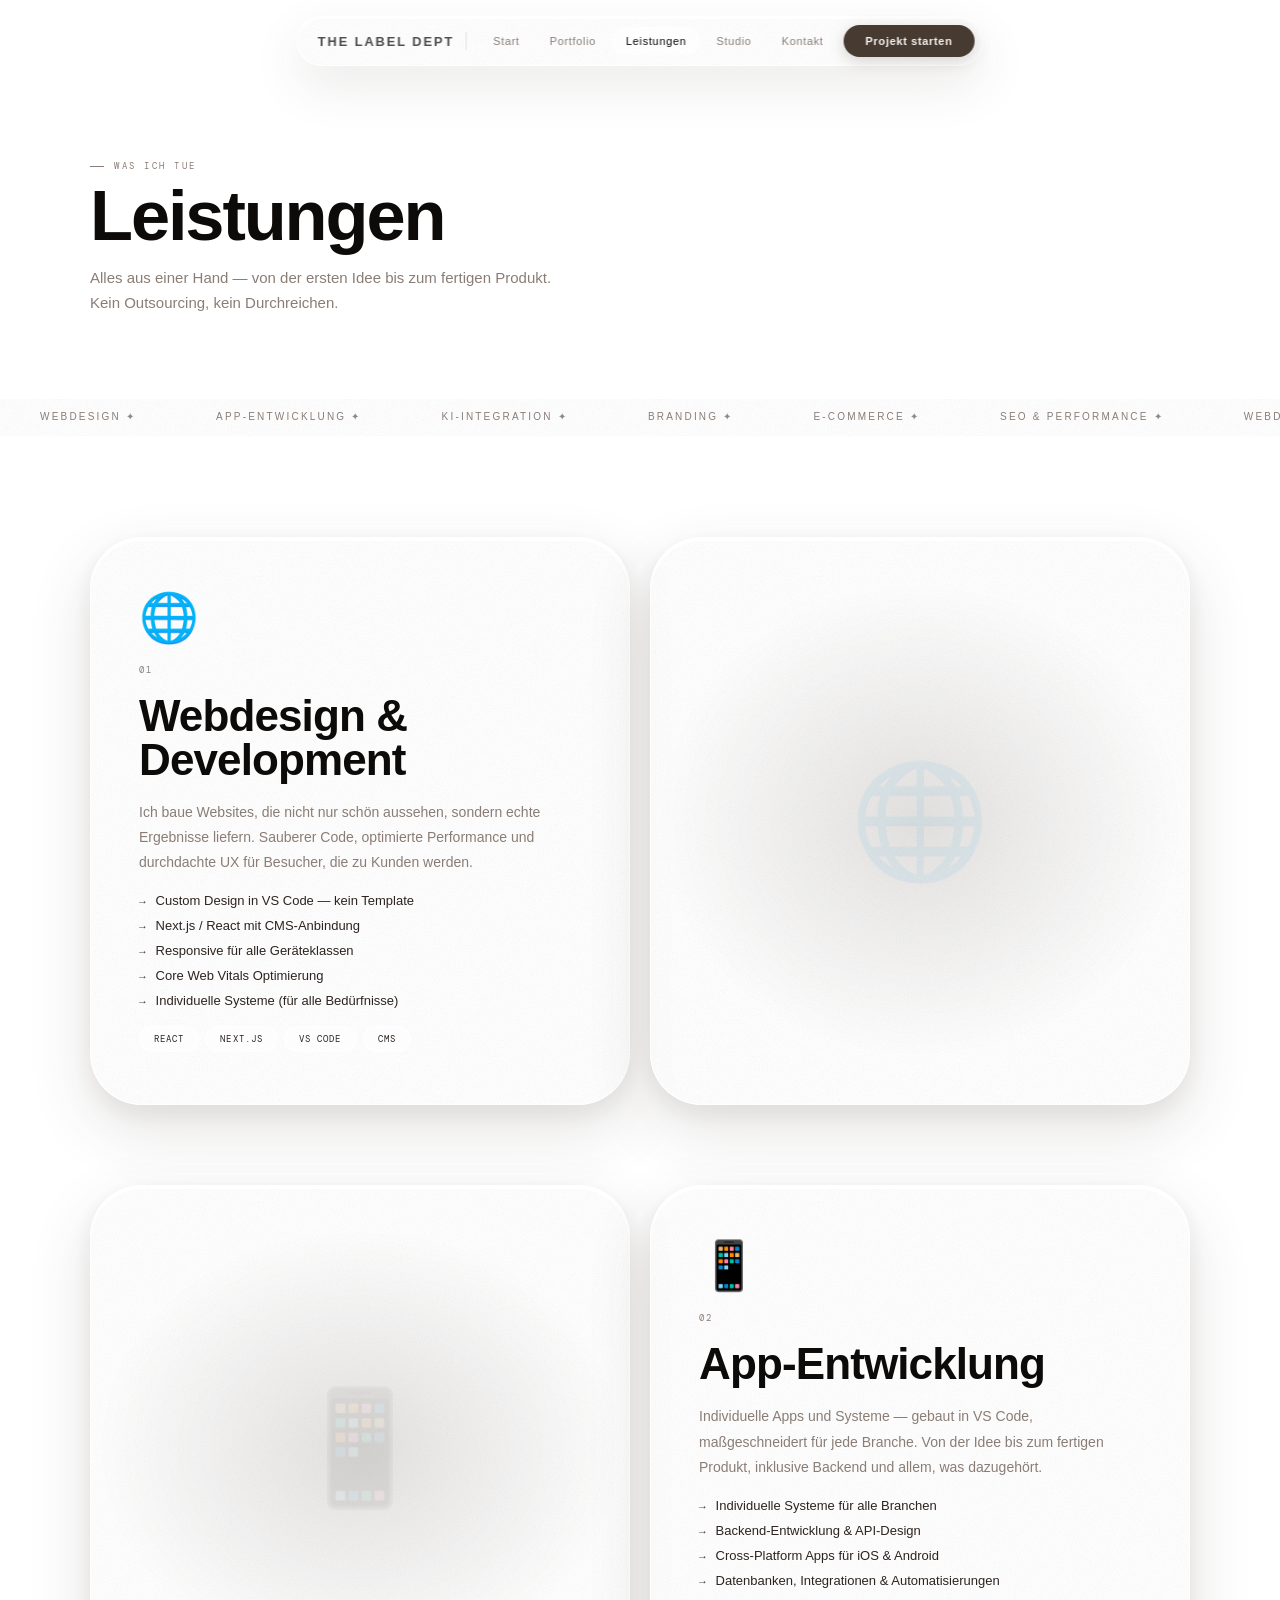
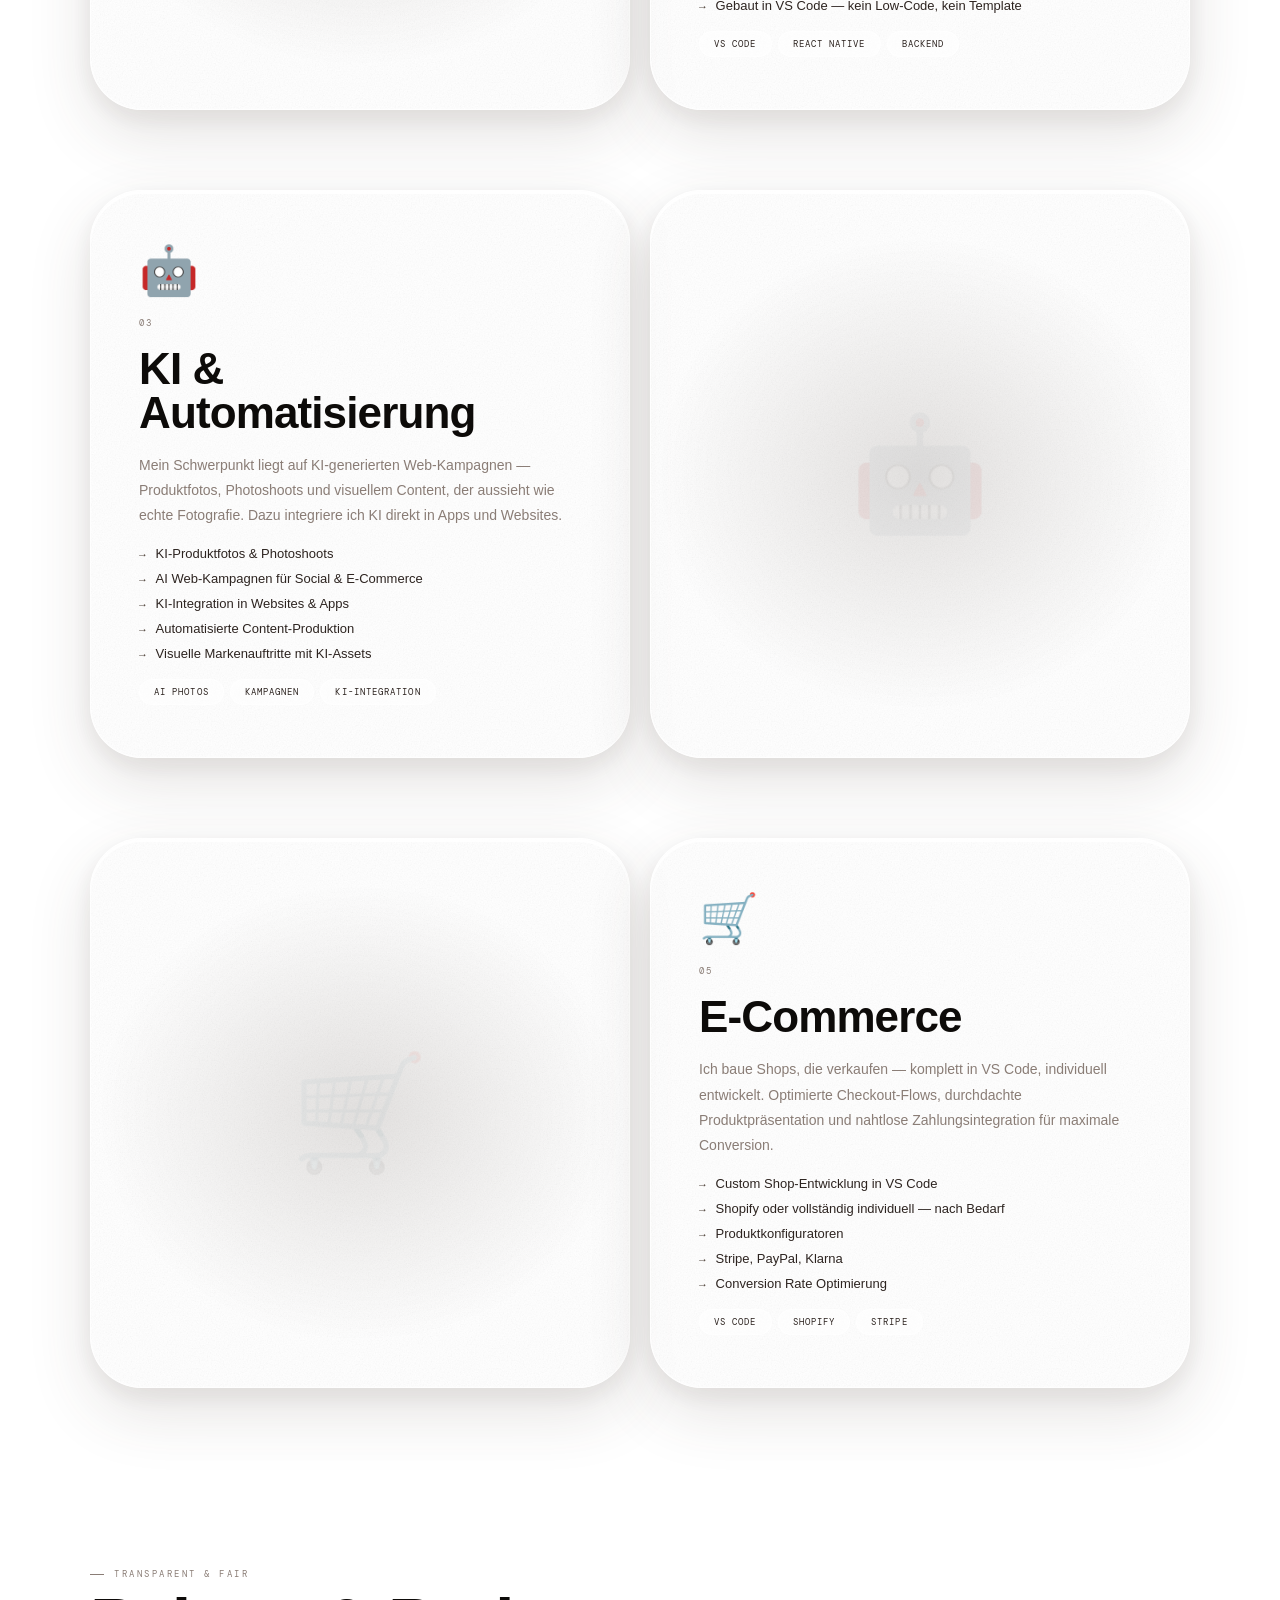
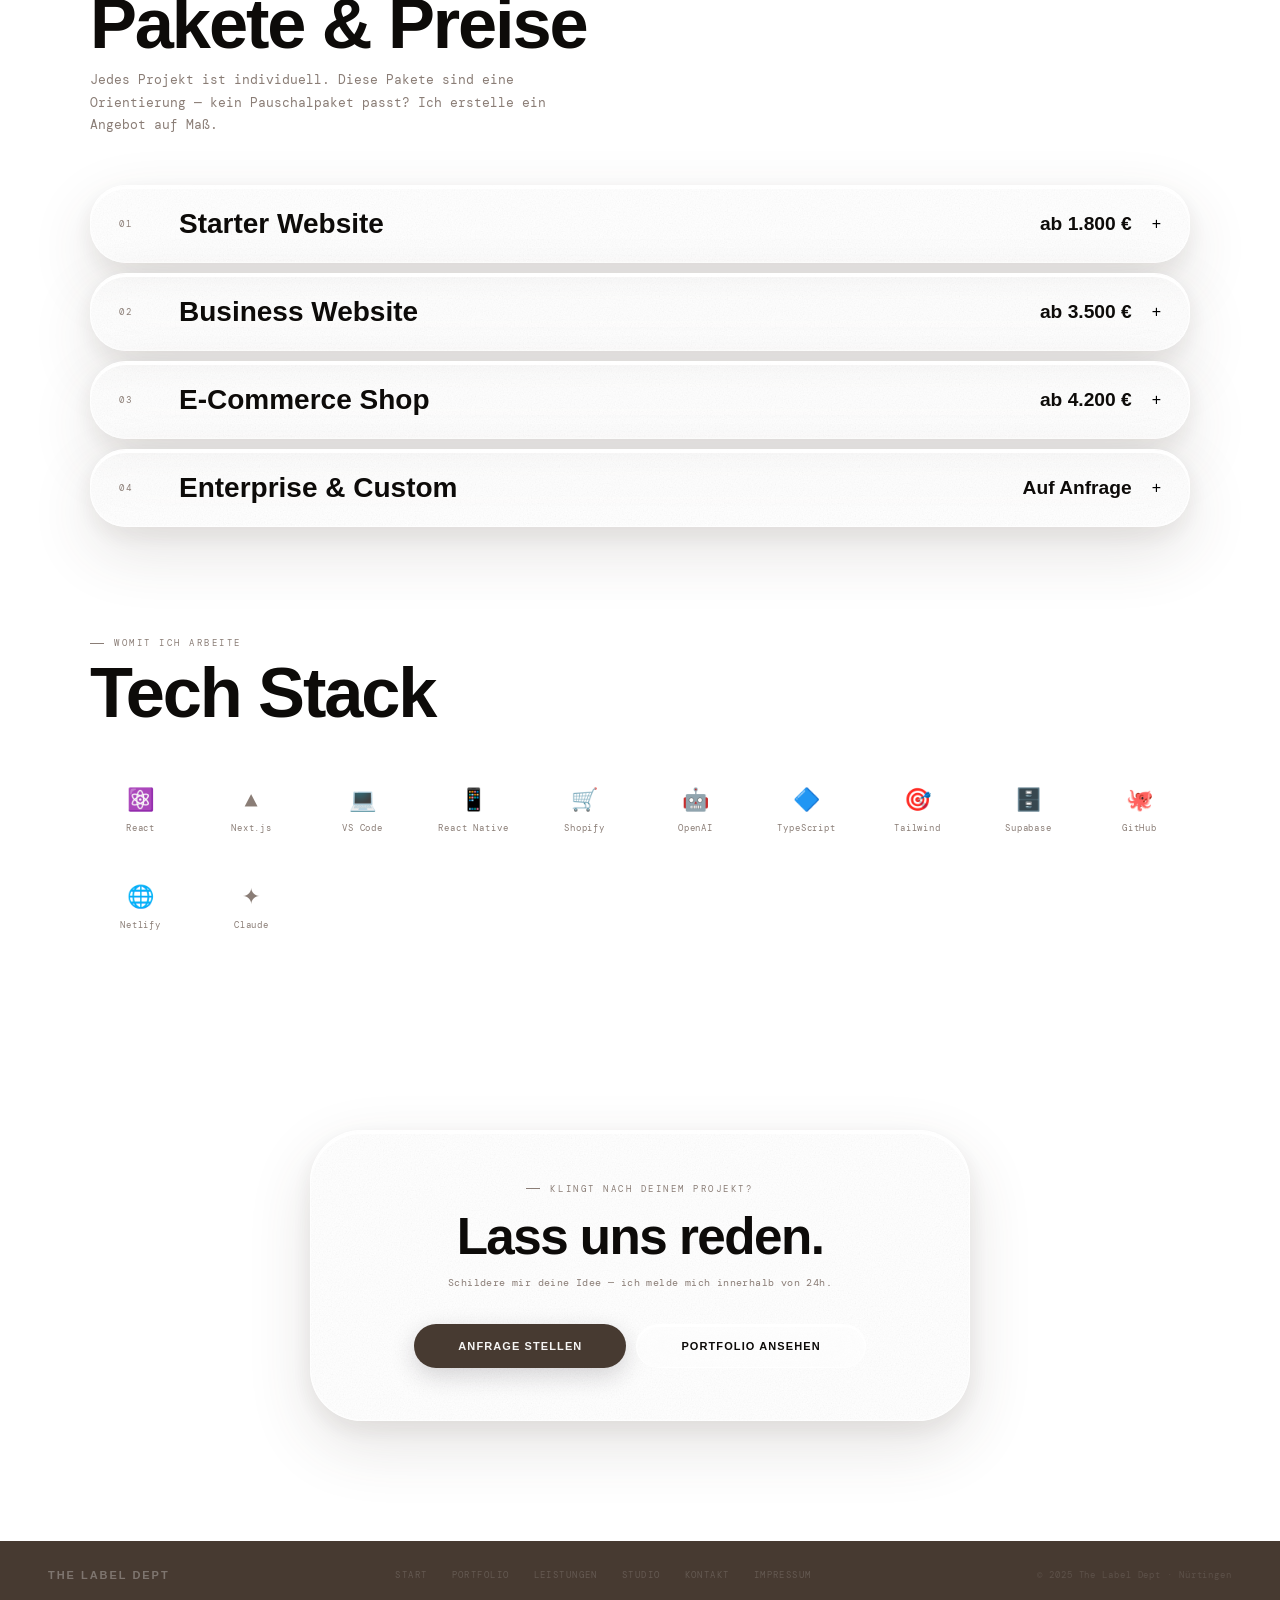
<file: services.html>
<!DOCTYPE html>
<html lang="de">
<head>
<meta charset="UTF-8">
<meta name="viewport" content="width=device-width, initial-scale=1.0">
<title>Leistungen — The Label Dept</title>
<meta name="description" content="Webdesign, App-Entwicklung, KI-Integration, Branding und E-Commerce — maßgeschneidert für euer Business.">
<link rel="preconnect" href="https://fonts.googleapis.com">
<link href="https://fonts.googleapis.com/css2?family=Clash+Display:wght@400;500;600;700&family=Cabinet+Grotesk:wght@400;500;700;800&family=DM+Mono:wght@300;400&display=swap" rel="stylesheet">
<link rel="stylesheet" href="css/styles.css">
<style>
/* ── Service Detail ── */
.srv-detail-grid {
  display: grid; grid-template-columns: 1fr 1fr; gap: 20px;
  margin-bottom: 80px; align-items: stretch;
}
.srv-detail-grid:nth-child(even) .srv-detail-text { order: 2; }
.srv-detail-grid:nth-child(even) .srv-detail-visual { order: 1; }

.srv-detail-text {
  border-radius: var(--r-xl); padding: 52px 48px;
  display: flex; flex-direction: column; gap: 18px;
  justify-content: center;
}
.srv-detail-icon { font-size: 3rem; }
.srv-detail-num { font-family: 'DM Mono', monospace; font-size: 9px; letter-spacing: 0.2em; color: var(--mist); }
.srv-detail-title {
  font-family: 'Clash Display', sans-serif;
  font-size: clamp(26px, 3.5vw, 44px); font-weight: 600;
  letter-spacing: -0.02em; line-height: 1.0; color: var(--ink);
}
.srv-detail-desc { font-size: 14px; color: var(--mist); line-height: 1.8; }
.srv-detail-list { list-style: none; display: flex; flex-direction: column; gap: 10px; }
.srv-detail-list li {
  font-size: 13px; color: var(--ink2);
  display: flex; align-items: flex-start; gap: 10px;
}
.srv-detail-list li::before { content: '→'; color: var(--accent); flex-shrink: 0; font-family: 'DM Mono', monospace; font-size: 11px; margin-top: 1px; }
.srv-detail-tags { display: flex; flex-wrap: wrap; gap: 6px; }
.srv-detail-visual {
  border-radius: var(--r-xl); min-height: 280px;
  display: flex; align-items: center; justify-content: center;
  font-family: 'Clash Display', sans-serif; font-size: 7rem;
  font-weight: 700; color: rgba(28,24,36,0.07);
  position: relative; overflow: hidden;
}
.srv-detail-visual::before {
  content: '';
  position: absolute; inset: 0;
  background: radial-gradient(ellipse 70% 60% at 50% 50%, rgba(71,58,49,0.15) 0%, transparent 70%);
}
.srv-detail-visual::after {
  content: '';
  position: absolute; top: 0; left: 10%; right: 10%; height: 1px;
  background: linear-gradient(to right, transparent, rgba(255,255,255,0.9), transparent);
}

/* ── Preise Accordion ── */
.price-item {
  border-radius: var(--r-lg); margin-bottom: 10px; overflow: hidden;
}
.price-header {
  width: 100%; display: grid; grid-template-columns: 40px 1fr auto auto;
  align-items: center; padding: 22px 28px; gap: 20px;
  cursor: pointer; text-align: left;
}
.price-num { font-family: 'DM Mono', monospace; font-size: 9px; letter-spacing: 0.2em; color: var(--mist); }
.price-name { font-family: 'Clash Display', sans-serif; font-size: clamp(18px, 2.2vw, 28px); font-weight: 600; color: var(--ink); }
.price-val { font-family: 'Clash Display', sans-serif; font-size: 1.2rem; font-weight: 600; color: var(--ink); white-space: nowrap; }
.price-plus {
  width: 28px; height: 28px; border-radius: 50%;
  border: 1px solid rgba(28,24,36,0.14); background: rgba(255,255,255,0.5);
  display: flex; align-items: center; justify-content: center;
  font-size: 16px; color: var(--ink); transition: all 0.4s;
}
.price-item.open .price-plus { background: var(--ink); color: white; transform: rotate(45deg); }
.price-body { overflow: hidden; transition: max-height 0.5s cubic-bezier(0.4,0,0.2,1); }
.price-body-inner {
  display: grid; grid-template-columns: 1fr 1fr; gap: 24px;
  padding: 0 28px 28px 88px;
}
.price-body p { font-size: 13px; color: var(--mist); line-height: 1.8; }
.price-body ul { list-style: none; display: flex; flex-direction: column; gap: 8px; }
.price-body li { font-size: 12px; color: var(--ink2); display: flex; gap: 8px; }
.price-body li::before { content: '✦'; color: var(--accent); flex-shrink: 0; font-size: 8px; margin-top: 3px; }

/* ── Tech Stack ── */
.tech-grid { display: grid; grid-template-columns: repeat(auto-fill, minmax(96px, 1fr)); gap: 10px; }
.tech-pill {
  border-radius: var(--r-md); padding: 18px 12px; text-align: center;
  font-family: 'DM Mono', monospace; font-size: 9px; letter-spacing: 0.1em;
  color: var(--mist);
  background: rgba(255,255,255,0.55); border: 1px solid rgba(255,255,255,0.82);
  backdrop-filter: blur(10px);
  transition: all 0.25s;
}
.tech-pill:hover { background: rgba(255,255,255,0.88); transform: translateY(-3px); color: var(--ink); }
.tech-pill div:first-child { font-size: 22px; margin-bottom: 8px; }

@media(max-width:860px){
  /* Hide emoji visual panels, keep only text cards */
  .srv-detail-visual { display: none; }
  .srv-detail-grid { grid-template-columns: 1fr; gap: 12px; margin-bottom: 16px; }
  .srv-detail-grid:nth-child(even) .srv-detail-text { order: 1; }
  .srv-detail-text { border-radius: var(--r-lg); padding: 32px 24px; }

  /* Prices — show price value, fix layout */
  .price-body-inner { grid-template-columns: 1fr; padding: 0 20px 24px; }
  .price-header { grid-template-columns: 32px 1fr auto auto; gap: 12px; padding: 18px 20px; }
  .price-val { display: block; font-size: 1rem; }
  .price-name { font-size: clamp(16px, 4vw, 22px); }

  /* Tech stack */
  .tech-grid { grid-template-columns: repeat(3, 1fr); gap: 8px; }
  .tech-pill { padding: 14px 8px; }
}
</style>
</head>
<body>
<div id="bg-mesh"></div>

<nav>
  <span class="nav-logo-text">The Label Dept</span>
  <div class="nav-divider"></div>
  <div class="nav-links">
    <a href="index.html">Start</a>
    <a href="portfolio.html">Portfolio</a>
    <a href="services.html">Leistungen</a>
    <a href="about.html">Studio</a>
    <a href="contact.html">Kontakt</a>
  </div>
  <a href="contact.html" class="nav-cta">Projekt starten</a>
</nav>

<div class="page-hero">
  <div class="page-hero-inner">
    <div class="sec-label r">Was ich tue</div>
    <h1 class="sec-h r" style="margin-bottom:16px;">Leistungen</h1>
    <p style="font-size:15px;color:var(--mist);line-height:1.7;max-width:520px;" class="r">Alles aus einer Hand — von der ersten Idee bis zum fertigen Produkt.<br>Kein Outsourcing, kein Durchreichen.</p>
  </div>
</div>

<div class="marquee">
  <div class="marquee-track">
    <span class="mi">Webdesign <span class="msep">✦</span></span>
    <span class="mi">App-Entwicklung <span class="msep">✦</span></span>
    <span class="mi">KI-Integration <span class="msep">✦</span></span>
    <span class="mi">Branding <span class="msep">✦</span></span>
    <span class="mi">E-Commerce <span class="msep">✦</span></span>
    <span class="mi">SEO &amp; Performance <span class="msep">✦</span></span>
  </div>
</div>

<!-- Service Details -->
<section class="section" id="web">
  <div style="max-width:1100px;margin:0 auto;">

    <div class="srv-detail-grid">
      <div class="srv-detail-text glass r">
        <div class="srv-detail-icon">🌐</div>
        <div class="srv-detail-num">01</div>
        <div class="srv-detail-title">Webdesign &amp;<br>Development</div>
        <p class="srv-detail-desc">Ich baue Websites, die nicht nur schön aussehen, sondern echte Ergebnisse liefern. Sauberer Code, optimierte Performance und durchdachte UX für Besucher, die zu Kunden werden.</p>
        <ul class="srv-detail-list">
          <li>Custom Design in VS Code — kein Template</li>
          <li>Next.js / React mit CMS-Anbindung</li>
          <li>Responsive für alle Geräteklassen</li>
          <li>Core Web Vitals Optimierung</li>
          <li>Individuelle Systeme (für alle Bedürfnisse)</li>
        </ul>
        <div class="srv-detail-tags">
          <span class="tag-pill">React</span>
          <span class="tag-pill">Next.js</span>
          <span class="tag-pill">VS Code</span>
          <span class="tag-pill">CMS</span>
        </div>
      </div>
      <div class="srv-detail-visual glass r">🌐</div>
    </div>

    <div class="srv-detail-grid" id="app">
      <div class="srv-detail-text glass r">
        <div class="srv-detail-icon">📱</div>
        <div class="srv-detail-num">02</div>
        <div class="srv-detail-title">App-Entwicklung</div>
        <p class="srv-detail-desc">Individuelle Apps und Systeme — gebaut in VS Code, maßgeschneidert für jede Branche. Von der Idee bis zum fertigen Produkt, inklusive Backend und allem, was dazugehört.</p>
        <ul class="srv-detail-list">
          <li>Individuelle Systeme für alle Branchen</li>
          <li>Backend-Entwicklung &amp; API-Design</li>
          <li>Cross-Platform Apps für iOS &amp; Android</li>
          <li>Datenbanken, Integrationen &amp; Automatisierungen</li>
          <li>Gebaut in VS Code — kein Low-Code, kein Template</li>
        </ul>
        <div class="srv-detail-tags">
          <span class="tag-pill">VS Code</span>
          <span class="tag-pill">React Native</span>
          <span class="tag-pill">Backend</span>
        </div>
      </div>
      <div class="srv-detail-visual glass r">📱</div>
    </div>

    <div class="srv-detail-grid" id="ki">
      <div class="srv-detail-text glass r">
        <div class="srv-detail-icon">🤖</div>
        <div class="srv-detail-num">03</div>
        <div class="srv-detail-title">KI &amp;<br>Automatisierung</div>
        <p class="srv-detail-desc">Mein Schwerpunkt liegt auf KI-generierten Web-Kampagnen — Produktfotos, Photoshoots und visuellem Content, der aussieht wie echte Fotografie. Dazu integriere ich KI direkt in Apps und Websites.</p>
        <ul class="srv-detail-list">
          <li>KI-Produktfotos &amp; Photoshoots</li>
          <li>AI Web-Kampagnen für Social &amp; E-Commerce</li>
          <li>KI-Integration in Websites &amp; Apps</li>
          <li>Automatisierte Content-Produktion</li>
          <li>Visuelle Markenauftritte mit KI-Assets</li>
        </ul>
        <div class="srv-detail-tags">
          <span class="tag-pill">AI Photos</span>
          <span class="tag-pill">Kampagnen</span>
          <span class="tag-pill">KI-Integration</span>
        </div>
      </div>
      <div class="srv-detail-visual glass r">🤖</div>
    </div>


    <div class="srv-detail-grid" id="ecommerce">
      <div class="srv-detail-text glass r">
        <div class="srv-detail-icon">🛒</div>
        <div class="srv-detail-num">05</div>
        <div class="srv-detail-title">E-Commerce</div>
        <p class="srv-detail-desc">Ich baue Shops, die verkaufen — komplett in VS Code, individuell entwickelt. Optimierte Checkout-Flows, durchdachte Produktpräsentation und nahtlose Zahlungsintegration für maximale Conversion.</p>
        <ul class="srv-detail-list">
          <li>Custom Shop-Entwicklung in VS Code</li>
          <li>Shopify oder vollständig individuell — nach Bedarf</li>
          <li>Produktkonfiguratoren</li>
          <li>Stripe, PayPal, Klarna</li>
          <li>Conversion Rate Optimierung</li>
        </ul>
        <div class="srv-detail-tags">
          <span class="tag-pill">VS Code</span>
          <span class="tag-pill">Shopify</span>
          <span class="tag-pill">Stripe</span>
        </div>
      </div>
      <div class="srv-detail-visual glass r">🛒</div>
    </div>

  </div>
</section>

<!-- Preise -->
<section class="section" style="padding-top:0;" id="preise">
  <div style="max-width:1100px;margin:0 auto;">
    <div class="sec-label r">Transparent &amp; fair</div>
    <h2 class="sec-h r" style="margin-bottom:12px;">Pakete &amp; Preise</h2>
    <p style="font-size:13px;color:var(--mist);line-height:1.75;max-width:480px;margin-bottom:48px;font-family:'DM Mono',monospace;" class="r">Jedes Projekt ist individuell. Diese Pakete sind eine Orientierung — kein Pauschalpaket passt? Ich erstelle ein Angebot auf Maß.</p>

    <div class="price-item glass r srv-item">
      <button class="price-header srv-header-row" style="display:grid;grid-template-columns:40px 1fr auto auto;gap:20px;padding:22px 28px;">
        <span class="price-num srv-num">01</span>
        <span class="price-name srv-title">Starter Website</span>
        <span class="price-val" style="font-family:'Clash Display',sans-serif;font-size:1.2rem;font-weight:600;color:var(--ink);white-space:nowrap;">ab 1.800 €</span>
        <span class="srv-plus">+</span>
      </button>
      <div class="price-body srv-body">
        <div class="price-body-inner srv-body-inner">
          <p class="srv-desc">Ideal für Selbstständige und kleine Unternehmen — professionell online auftreten ohne großes Budget.</p>
        </div>
      </div>
    </div>

    <div class="price-item glass r srv-item">
      <button class="price-header srv-header-row" style="display:grid;grid-template-columns:40px 1fr auto auto;gap:20px;padding:22px 28px;">
        <span class="price-num srv-num">02</span>
        <span class="price-name srv-title">Business Website</span>
        <span class="price-val" style="font-family:'Clash Display',sans-serif;font-size:1.2rem;font-weight:600;color:var(--ink);white-space:nowrap;">ab 3.500 €</span>
        <span class="srv-plus">+</span>
      </button>
      <div class="price-body srv-body">
        <div class="price-body-inner srv-body-inner">
          <p class="srv-desc">Für wachsende Unternehmen, die eine starke digitale Präsenz benötigen — mit Fokus auf Conversion und Performance.</p>
        </div>
      </div>
    </div>

    <div class="price-item glass r srv-item">
      <button class="price-header srv-header-row" style="display:grid;grid-template-columns:40px 1fr auto auto;gap:20px;padding:22px 28px;">
        <span class="price-num srv-num">03</span>
        <span class="price-name srv-title">E-Commerce Shop</span>
        <span class="price-val" style="font-family:'Clash Display',sans-serif;font-size:1.2rem;font-weight:600;color:var(--ink);white-space:nowrap;">ab 4.200 €</span>
        <span class="srv-plus">+</span>
      </button>
      <div class="price-body srv-body">
        <div class="price-body-inner srv-body-inner">
          <p class="srv-desc">Maßgeschneiderter Shop mit optimiertem Checkout und allem, was du für erfolgreichen Online-Verkauf brauchst.</p>
        </div>
      </div>
    </div>

    <div class="price-item glass r srv-item">
      <button class="price-header srv-header-row" style="display:grid;grid-template-columns:40px 1fr auto auto;gap:20px;padding:22px 28px;">
        <span class="price-num srv-num">04</span>
        <span class="price-name srv-title">Enterprise &amp; Custom</span>
        <span class="price-val" style="font-family:'Clash Display',sans-serif;font-size:1.2rem;font-weight:600;color:var(--ink);white-space:nowrap;">Auf Anfrage</span>
        <span class="srv-plus">+</span>
      </button>
      <div class="price-body srv-body">
        <div class="price-body-inner srv-body-inner">
          <p class="srv-desc">Für komplexe Projekte mit individuellen Anforderungen — KI-Integrationen, Custom Apps, große Plattformen.</p>
        </div>
      </div>
    </div>
  </div>
</section>

<!-- Tech Stack -->
<section class="section" style="padding-top:0;">
  <div style="max-width:1100px;margin:0 auto;">
    <div class="sec-label r">Womit ich arbeite</div>
    <h2 class="sec-h r" style="margin-bottom:40px;">Tech Stack</h2>
    <div class="tech-grid">
      <div class="tech-pill r"><div>⚛️</div>React</div>
      <div class="tech-pill r"><div>▲</div>Next.js</div>
      <div class="tech-pill r"><div>💻</div>VS Code</div>
      <div class="tech-pill r"><div>📱</div>React Native</div>
      <div class="tech-pill r"><div>🛒</div>Shopify</div>
      <div class="tech-pill r"><div>🤖</div>OpenAI</div>
      <div class="tech-pill r"><div>🔷</div>TypeScript</div>
      <div class="tech-pill r"><div>🎯</div>Tailwind</div>
      <div class="tech-pill r"><div>🗄️</div>Supabase</div>
      <div class="tech-pill r"><div>🐙</div>GitHub</div>
      <div class="tech-pill r"><div>🌐</div>Netlify</div>
      <div class="tech-pill r"><div>✦</div>Claude</div>
    </div>
  </div>
</section>

<!-- CTA -->
<section style="padding:80px 40px 120px;text-align:center;position:relative;z-index:1;">
  <div class="glass r" style="max-width:660px;margin:0 auto;border-radius:var(--r-xl);padding:52px;position:relative;overflow:hidden;">
    <div style="position:absolute;top:0;left:8%;right:8%;height:1px;background:linear-gradient(to right,transparent,rgba(255,255,255,0.95),transparent);"></div>
    <div class="sec-label" style="justify-content:center;margin-bottom:16px;">Klingt nach deinem Projekt?</div>
    <h2 style="font-family:'Clash Display',sans-serif;font-size:clamp(32px,4vw,52px);font-weight:600;letter-spacing:-0.03em;color:var(--ink);margin-bottom:12px;line-height:1.0;">Lass uns reden.</h2>
    <p style="font-family:'DM Mono',monospace;font-size:10px;color:var(--mist);line-height:1.75;margin-bottom:32px;letter-spacing:0.04em;">Schildere mir deine Idee — ich melde mich innerhalb von 24h.</p>
    <div style="display:flex;gap:10px;justify-content:center;flex-wrap:wrap;">
      <a href="contact.html" class="btn-main">Anfrage stellen</a>
      <a href="portfolio.html" class="btn-ghost">Portfolio ansehen</a>
    </div>
  </div>
</section>

<footer>
  <span class="f-logo-text">The Label Dept</span>
  <div class="f-links">
    <a href="index.html">Start</a>
    <a href="portfolio.html">Portfolio</a>
    <a href="services.html">Leistungen</a>
    <a href="about.html">Studio</a>
    <a href="contact.html">Kontakt</a>
    <a href="impressum.html">Impressum</a>
  </div>
  <span class="f-copy">© 2025 The Label Dept · Nürtingen</span>
</footer>

<script src="js/main.js"></script>
</body>
</html>
</file>
<file: css/styles.css>
/* ============================================================
   THE LABEL DEPT — Shared Stylesheet
   ============================================================ */

@import url('https://fonts.googleapis.com/css2?family=DM+Mono:ital,wght@0,300;0,400;0,500;1,300&display=swap');
@import url('https://api.fontshare.com/v2/css?f[]=clash-display@200,300,400,500,600,700&f[]=cabinet-grotesk@100,200,300,400,500,600,700,800,900&display=swap');

/* ── Reset & Root ── */
*, *::before, *::after { margin: 0; padding: 0; box-sizing: border-box; }
html { scroll-behavior: smooth; }
body {
  background: var(--cream);
  color: var(--ink);
  font-family: 'Cabinet Grotesk', sans-serif;
  overflow-x: hidden;
}
img { display: block; max-width: 100%; }
a { color: inherit; text-decoration: none; }
button { cursor: pointer; border: none; background: none; font: inherit; }

/* ── Design Tokens ── */
:root {
  --cream:  #ffffff;
  --white:  #ffffff;
  --ink:    #0d0b09;
  --ink2:   #2d2420;
  --mist:   #8a7d76;
  --accent: #473A31;

  --r-sm:   16px;
  --r-md:   24px;
  --r-lg:   36px;
  --r-xl:   52px;
  --r-full: 9999px;

  --glass-bg:     rgba(255,255,255,0.32);
  --glass-bg-dk:  rgba(255,255,255,0.22);
  --glass-border: rgba(255,255,255,0.82);
  --glass-top:    rgba(255,255,255,0.97);
  --glass-shadow: 0 3px 0 rgba(255,255,255,0.92) inset,
                  0 -1px 0 rgba(255,255,255,0.18) inset,
                  0 24px 64px rgba(71,58,49,0.14),
                  0 8px 24px rgba(71,58,49,0.08);
  --glass-blur:   blur(32px) saturate(1.9) brightness(1.06);
  --frost-noise:  url("data:image/svg+xml;utf8,<svg xmlns='http://www.w3.org/2000/svg' width='300' height='300'><filter id='n'><feTurbulence type='fractalNoise' baseFrequency='0.75' numOctaves='4' stitchTiles='stitch'/><feColorMatrix type='saturate' values='0'/></filter><rect width='300' height='300' filter='url(%23n)' opacity='0.11'/></svg>");
}

/* ── Animated Background Mesh ── */
#bg-mesh {
  display: none;
}
@keyframes meshShift {
  0%   { filter: brightness(1); }
  50%  { filter: brightness(1.01); }
  100% { filter: brightness(0.995); }
}

/* ── Glass Classes ── */
.glass {
  background: var(--frost-noise) center/300px 300px, var(--glass-bg);
  backdrop-filter: var(--glass-blur);
  -webkit-backdrop-filter: var(--glass-blur);
  border: 1px solid var(--glass-border);
  border-top-color: var(--glass-top);
  box-shadow: var(--glass-shadow);
}
.glass-dk {
  background: var(--frost-noise) center/300px 300px, var(--glass-bg-dk);
  backdrop-filter: blur(36px) saturate(2.2) brightness(1.08);
  -webkit-backdrop-filter: blur(36px) saturate(2.2) brightness(1.08);
  border: 1px solid rgba(255,255,255,0.72);
  border-top-color: rgba(255,255,255,0.95);
  box-shadow:
    0 3px 0 rgba(255,255,255,0.88) inset,
    0 -1px 0 rgba(255,255,255,0.15) inset,
    0 32px 80px rgba(71,58,49,0.16),
    0 8px 24px rgba(71,58,49,0.09);
}

/* ── Navigation ── */
nav {
  position: fixed; top: 16px; left: 50%; transform: translateX(-50%);
  z-index: 999;
  display: flex; align-items: center; gap: 6px;
  padding: 8px 8px 8px 20px;
  border-radius: var(--r-full);
  background: var(--frost-noise) center/300px 300px, rgba(255,255,255,0.48);
  backdrop-filter: blur(32px) saturate(2.2);
  -webkit-backdrop-filter: blur(32px) saturate(2.2);
  border: 1px solid rgba(255,255,255,0.85);
  border-top-color: white;
  box-shadow: 0 2px 0 white inset, 0 20px 50px rgba(71,58,49,0.10);
  white-space: nowrap;
}
.nav-logo-text {
  font-family: 'Clash Display', sans-serif;
  font-weight: 600;
  font-size: 13px;
  letter-spacing: 0.14em;
  text-transform: uppercase;
  color: var(--ink);
  opacity: 0.72;
}
.nav-divider { width: 1px; height: 18px; background: rgba(28,24,36,0.1); margin: 0 6px; flex-shrink: 0; }
.nav-links { display: flex; gap: 2px; }
.nav-links a {
  font-size: 11px; letter-spacing: 0.06em; color: var(--mist);
  text-decoration: none; font-weight: 500;
  padding: 8px 14px; border-radius: var(--r-full);
  transition: all 0.2s;
}
.nav-links a:hover, .nav-links a.active { color: var(--ink); background: rgba(255,255,255,0.6); }
.nav-cta {
  background: var(--accent); color: rgba(255,255,255,0.95);
  padding: 10px 22px; border-radius: var(--r-full);
  font-size: 11px; letter-spacing: 0.06em; font-weight: 700;
  text-decoration: none; transition: all 0.3s;
  box-shadow: 0 4px 16px rgba(71,58,49,0.22);
}
.nav-cta:hover { background: var(--ink2); transform: translateY(-1px); }

/* ── Marquee ── */
.marquee {
  position: relative; z-index: 1;
  overflow: hidden; padding: 14px 0;
  background: var(--frost-noise) center/300px 300px, rgba(255,255,255,0.38);
  backdrop-filter: blur(28px) saturate(2);
  -webkit-backdrop-filter: blur(28px) saturate(2);
  border-top: 1px solid rgba(255,255,255,0.8);
  border-bottom: 1px solid rgba(255,255,255,0.75);
  box-shadow: 0 2px 0 white inset;
}
.marquee-track { display: flex; animation: ticker 28s linear infinite; white-space: nowrap; }
.mi { font-size: 10px; letter-spacing: 0.22em; text-transform: uppercase; color: var(--mist); padding: 0 40px; font-weight: 500; font-family: 'Cabinet Grotesk', sans-serif; }
.mi b { color: var(--ink); }
.msep { color: var(--accent); opacity: 0.6; }

/* ── Section shared ── */
.section { position: relative; z-index: 1; padding: 100px 40px; }
.sec-label {
  font-family: 'DM Mono', monospace; font-size: 9px;
  letter-spacing: 0.28em; text-transform: uppercase; color: var(--mist);
  display: flex; align-items: center; gap: 10px; margin-bottom: 12px;
}
.sec-label::before { content: ''; width: 14px; height: 1px; background: var(--mist); }
.sec-h {
  font-family: 'Clash Display', sans-serif;
  font-size: clamp(38px, 5.5vw, 72px);
  font-weight: 600; letter-spacing: -0.03em; line-height: 0.92;
  color: var(--ink);
}
.sec-h span { color: var(--accent); }

/* ── Reveal animations ── */
.r  { opacity: 0; transform: translateY(28px);  transition: opacity 0.9s ease, transform 0.9s ease; }
.rl { opacity: 0; transform: translateX(-28px); transition: opacity 0.9s ease, transform 0.9s ease; }
.rr { opacity: 0; transform: translateX(28px);  transition: opacity 0.9s ease, transform 0.9s ease; }
.r.on, .rl.on, .rr.on { opacity: 1; transform: none; }

/* ── Footer ── */
footer {
  padding: 28px 48px;
  background: #473A31;
  display: flex; justify-content: space-between; align-items: center;
  position: relative; z-index: 1;
  flex-wrap: wrap; gap: 16px;
}
.f-logo-text {
  font-family: 'Clash Display', sans-serif;
  font-weight: 600; font-size: 11px; letter-spacing: 0.18em;
  text-transform: uppercase; color: rgba(255,255,255,0.3);
}
.f-links { display: flex; gap: 24px; flex-wrap: wrap; }
.f-links a {
  font-family: 'DM Mono', monospace; font-size: 9px;
  letter-spacing: 0.16em; text-transform: uppercase;
  color: rgba(255,255,255,0.16); text-decoration: none; transition: color 0.25s;
}
.f-links a:hover { color: rgba(255,255,255,0.45); }
.f-copy { font-family: 'DM Mono', monospace; font-size: 9px; letter-spacing: 0.1em; color: rgba(255,255,255,0.12); }

/* ── Keyframes ── */
@keyframes fadeUp  { from { opacity:0; transform:translateY(24px); } to { opacity:1; transform:none; } }
@keyframes ticker  { from { transform:translateX(0); } to { transform:translateX(-50%); } }
@keyframes scPulse { 0%,100%{opacity:.2;transform:scaleY(.4)} 50%{opacity:1;transform:scaleY(1)} }
@keyframes orbFloat{ 0%,100%{transform:translate(0,0) scale(1)} 33%{transform:translate(12px,-18px) scale(1.04)} 66%{transform:translate(-8px,10px) scale(0.97)} }

/* ── Page hero (inner pages) ── */
.page-hero {
  position: relative; z-index: 1;
  padding: 160px 40px 80px;
}
.page-hero-inner { max-width: 1100px; margin: 0 auto; }

/* ── Inner page cards ── */
.ip-card {
  border-radius: var(--r-xl);
  padding: 44px 40px;
  position: relative; overflow: hidden;
}
.ip-card::before {
  content: '';
  position: absolute; top: 0; left: 10%; right: 10%; height: 1px;
  background: linear-gradient(to right, transparent, rgba(255,255,255,0.9), transparent);
}

/* ── Buttons ── */
.btn-main {
  background: var(--accent); color: rgba(255,255,255,0.95);
  padding: 15px 44px; border-radius: var(--r-full); border: none;
  cursor: pointer; font-size: 11px; letter-spacing: 0.1em;
  text-transform: uppercase; font-weight: 700;
  font-family: 'Cabinet Grotesk', sans-serif;
  transition: all 0.3s; box-shadow: 0 8px 24px rgba(28,24,36,0.18);
  display: inline-flex; align-items: center; gap: 8px;
}
.btn-main:hover { background: var(--ink); transform: translateY(-2px); }
.btn-ghost {
  background: rgba(255,255,255,0.55); backdrop-filter: blur(16px);
  border: 1px solid rgba(255,255,255,0.85); color: var(--ink);
  padding: 15px 44px; border-radius: var(--r-full); cursor: pointer;
  font-size: 11px; letter-spacing: 0.1em; text-transform: uppercase;
  font-weight: 700; font-family: 'Cabinet Grotesk', sans-serif;
  transition: all 0.3s; box-shadow: 0 2px 0 white inset;
  display: inline-flex; align-items: center; gap: 8px;
}
.btn-ghost:hover { background: rgba(255,255,255,0.82); transform: translateY(-2px); }

/* ── Tag pills ── */
.tag-pill {
  font-family: 'DM Mono', monospace; font-size: 9px;
  letter-spacing: 0.12em; text-transform: uppercase;
  padding: 6px 14px; border-radius: var(--r-full);
  background: rgba(255,255,255,0.65);
  backdrop-filter: blur(10px);
  border: 1px solid rgba(255,255,255,0.82);
  color: var(--ink2);
}

/* ── Mobile Nav ── */
.nav-hamburger {
  display: none;
  width: 36px; height: 36px; border-radius: 50%;
  background: rgba(255,255,255,0.6);
  border: 1px solid rgba(255,255,255,0.85);
  align-items: center; justify-content: center;
  cursor: pointer; flex-shrink: 0;
  transition: background 0.2s;
}
.nav-hamburger span,
.nav-hamburger span::before,
.nav-hamburger span::after {
  display: block; width: 14px; height: 1.5px;
  background: var(--ink); border-radius: 2px; transition: all 0.3s;
}
.nav-hamburger span { position: relative; }
.nav-hamburger span::before { content:''; position:absolute; top:-4px; left:0; }
.nav-hamburger span::after  { content:''; position:absolute; top: 4px; left:0; }
.nav-hamburger.open span   { background: transparent; }
.nav-hamburger.open span::before { transform:rotate(45deg); top:0; }
.nav-hamburger.open span::after  { transform:rotate(-45deg); top:0; }
.mobile-menu {
  display: none; position: fixed; inset: 0; z-index: 998;
  background: rgba(255,255,255,0.94);
  backdrop-filter: blur(32px) saturate(2);
  -webkit-backdrop-filter: blur(32px) saturate(2);
  flex-direction: column; align-items: center; justify-content: center; gap: 4px;
  opacity: 0; transition: opacity 0.3s;
}
.mobile-menu.open { display: flex; opacity: 1; }
.mobile-menu a {
  font-family: 'Clash Display', sans-serif;
  font-size: clamp(30px, 9vw, 52px); font-weight: 600;
  color: var(--ink); letter-spacing: -0.02em;
  text-decoration: none; padding: 10px 28px; transition: color 0.2s;
}
.mobile-menu a:hover, .mobile-menu a.active { color: var(--accent); }
.mobile-menu .mob-cta {
  margin-top: 20px; background: var(--accent);
  color: rgba(255,255,255,0.95); padding: 14px 40px;
  border-radius: var(--r-full); font-family: 'Cabinet Grotesk', sans-serif;
  font-size: 13px; font-weight: 700; letter-spacing: 0.08em;
}
/* ── Responsive ── */
@media (max-width: 860px) {
  nav .nav-links, nav .nav-cta { display: none; }
  .nav-hamburger { display: flex; }
  .section { padding: 64px 20px; }
  .page-hero { padding: 130px 20px 56px; }
  .sec-h { font-size: clamp(32px, 9vw, 56px); }
  footer { padding: 28px 20px; flex-direction: column; text-align: center; gap: 20px; }
  .f-links { justify-content: center; flex-wrap: wrap; gap: 16px; }
}
@media (max-width: 600px) {
  nav { top: 12px; padding: 8px 8px 8px 16px; gap: 8px; }
  .nav-logo-text { font-size: 11px; }
  .nav-divider { display: none; }
  .page-hero { padding: 110px 18px 48px; }
  .section { padding: 52px 18px; }
  .mi { font-size: 9px; padding: 0 24px; }
  .btn-main, .btn-ghost { padding: 13px 28px; font-size: 10px; }
  footer { padding: 24px 18px; }
  .f-links a { font-size: 8px; }
}
</file>
